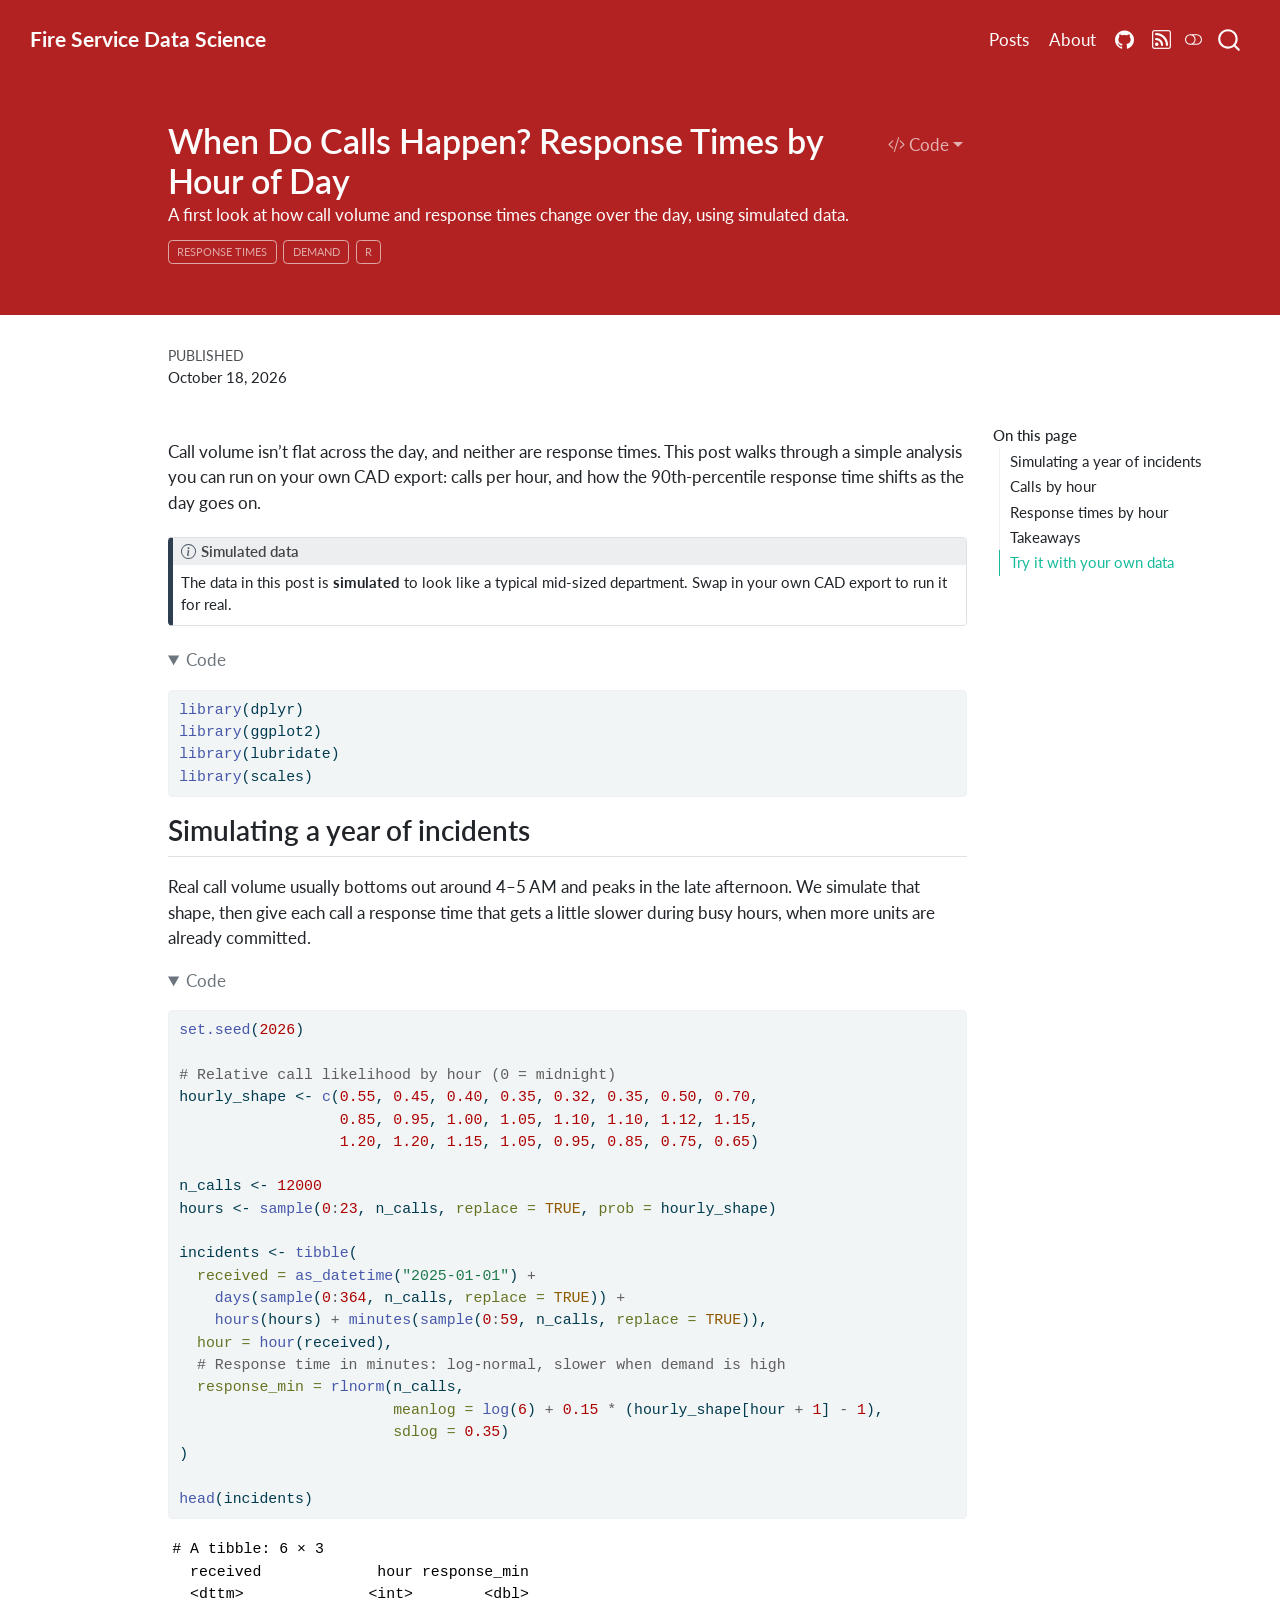
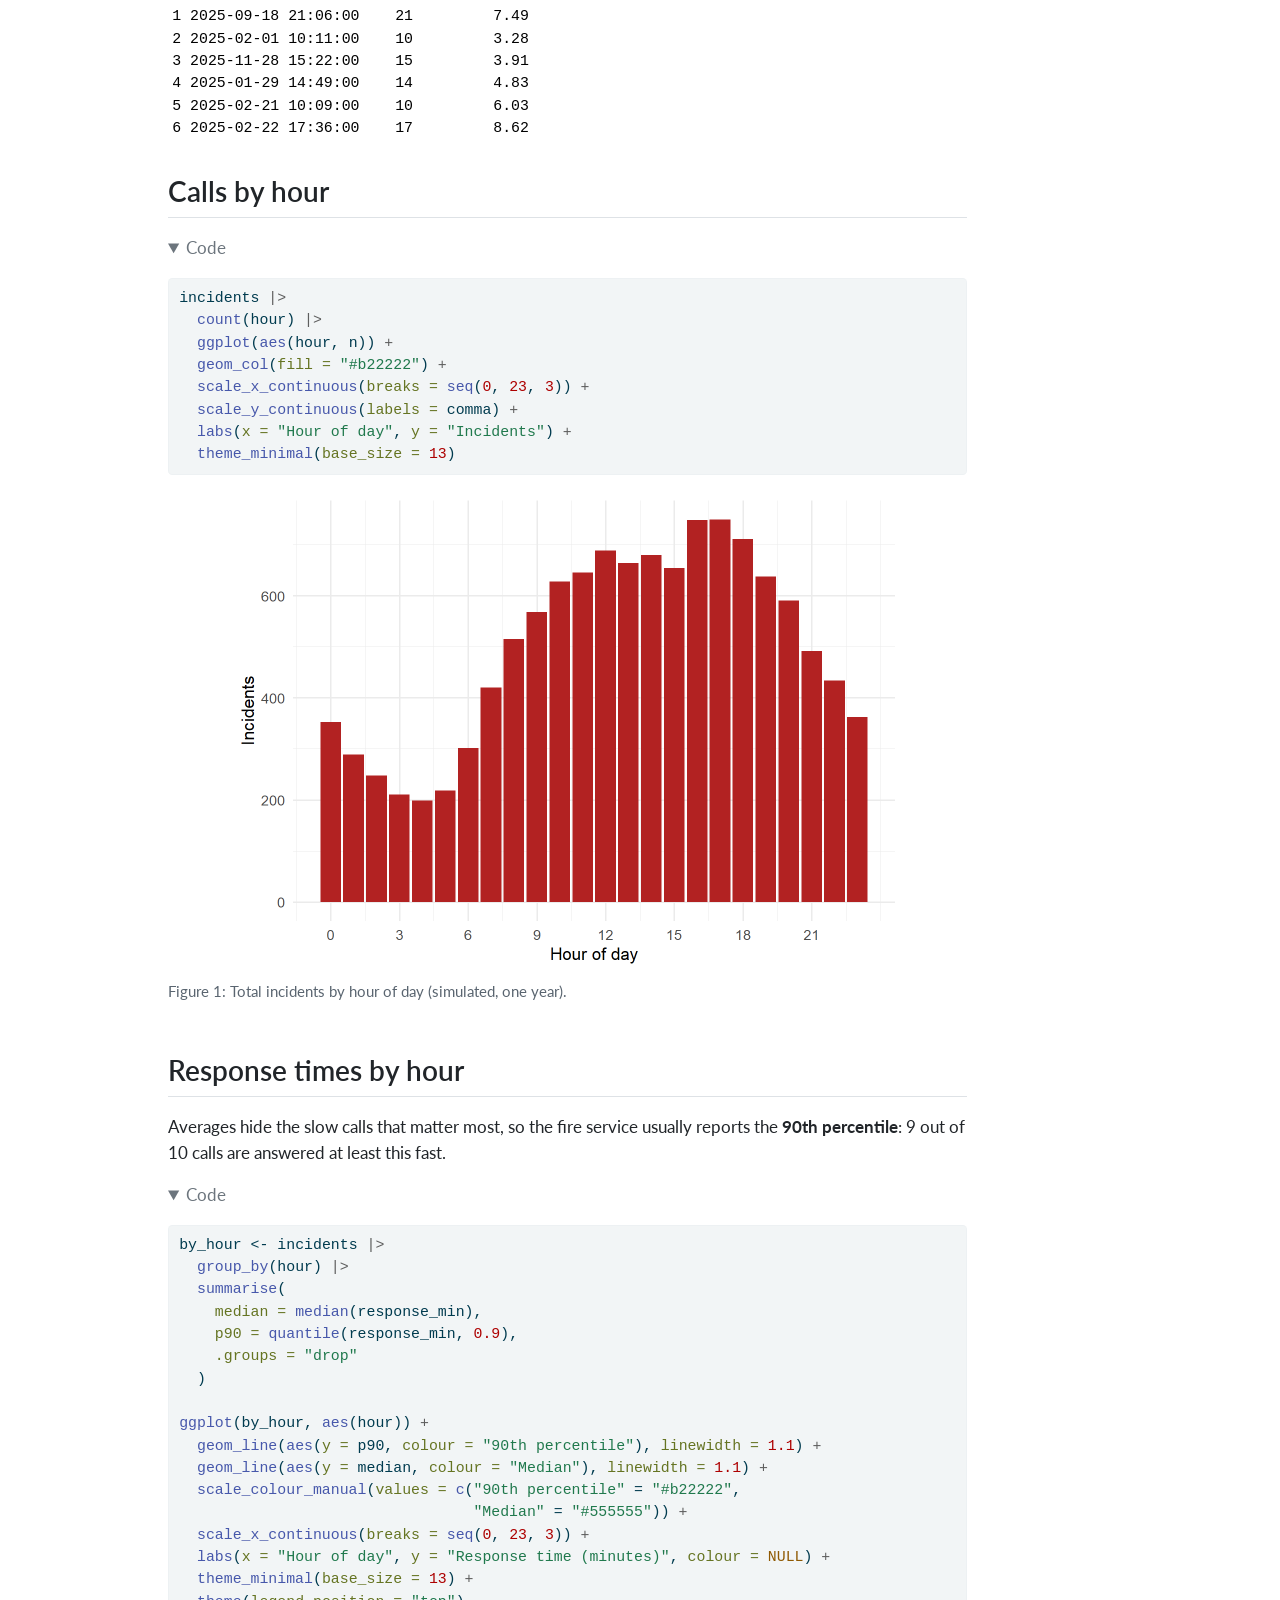
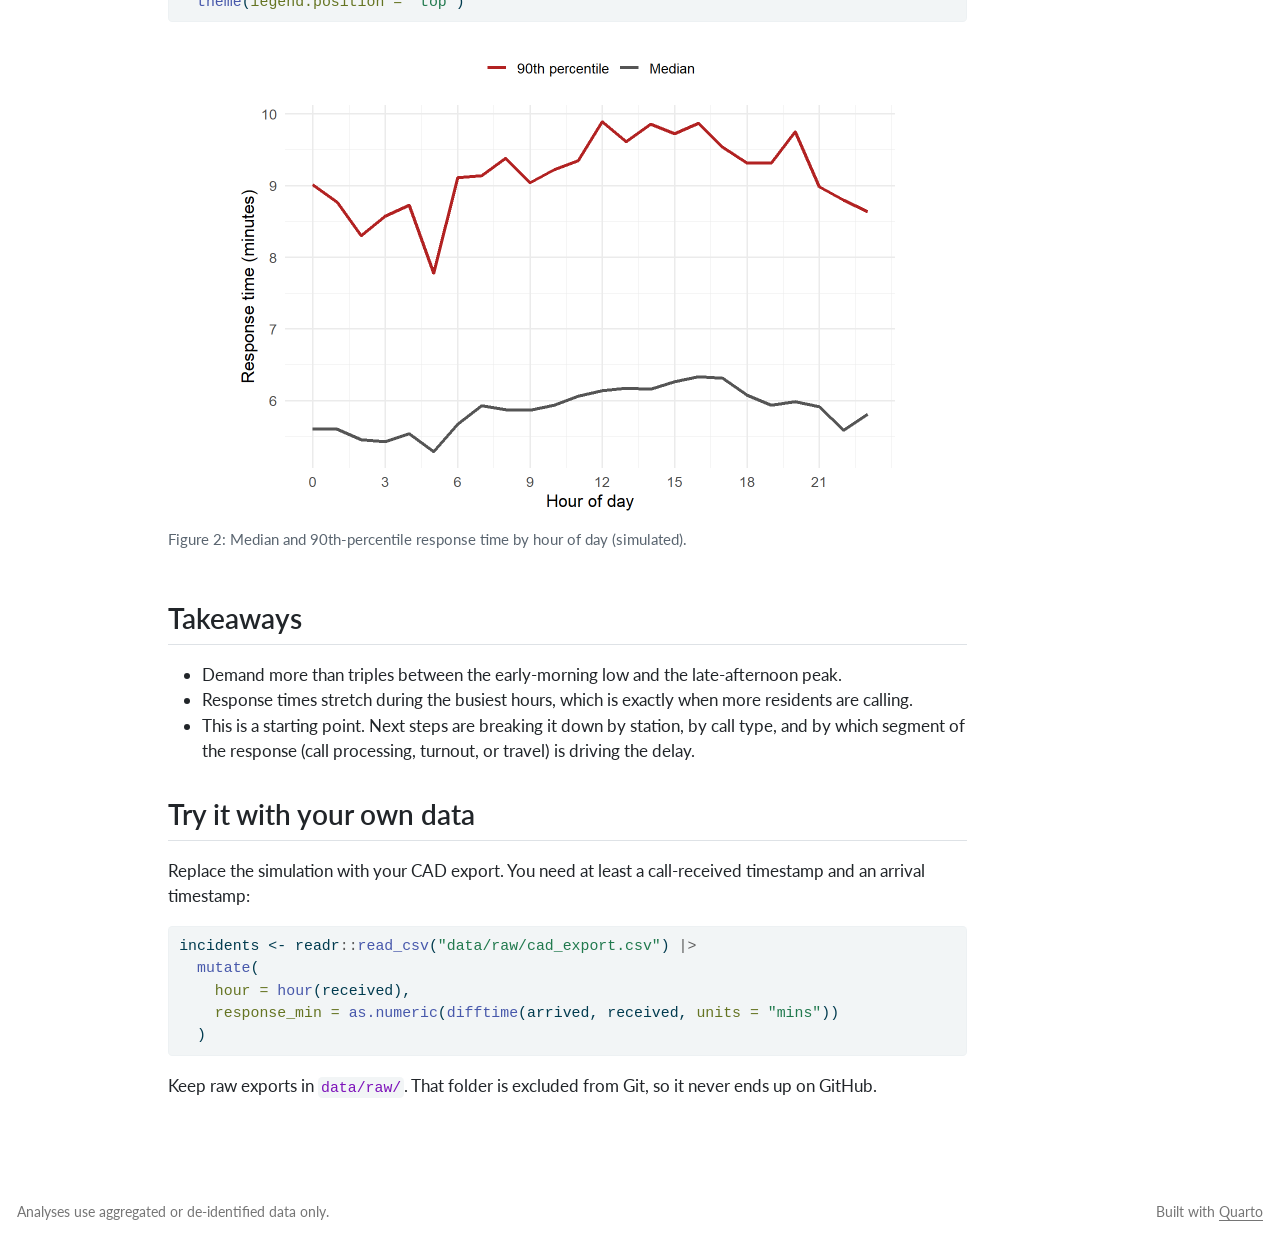
<file: docs/posts/response-times-by-hour/index.html>
<!DOCTYPE html>
<html xmlns="http://www.w3.org/1999/xhtml" lang="en" xml:lang="en"><head>

<meta charset="utf-8">
<meta name="generator" content="quarto-1.10.19">

<meta name="viewport" content="width=device-width, initial-scale=1.0, user-scalable=yes">

<meta name="dcterms.date" content="2026-10-18">
<meta name="description" content="A first look at how call volume and response times change over the day, using simulated data.">

<title>When Do Calls Happen? Response Times by Hour of Day – Fire Service Data Science</title>
<style>
/* Default styles provided by pandoc.
** See https://pandoc.org/MANUAL.html#variables-for-html for config info.
*/
span.smallcaps{font-variant: small-caps;}
div.columns{display: flex; gap: 1.5em;}
div.column{flex: auto;}
@media screen {
div.columns{gap: min(4vw, 1.5em);}
div.column{overflow-x: auto;}
}
div.hanging-indent{margin-left: 1.5em; text-indent: -1.5em;}
ul.task-list{list-style: none;}
ul.task-list li input[type="checkbox"] {
  width: 0.8em;
  margin: 0 0.8em 0.2em -1em; /* quarto-specific, see https://github.com/quarto-dev/quarto-cli/issues/4556 */ 
  vertical-align: middle;
}
/* CSS for syntax highlighting */
html { -webkit-text-size-adjust: 100%; }
pre > code.sourceCode { white-space: pre; position: relative; }
pre > code.sourceCode > span { display: inline-block; line-height: 1.25; }
pre > code.sourceCode > span:empty { height: 1.2em; }
.sourceCode { overflow: visible; }
code.sourceCode > span { color: inherit; text-decoration: inherit; }
div.sourceCode { margin: 1em 0; }
pre.sourceCode { margin: 0; }
@media screen {
div.sourceCode { overflow: auto; }
}
@media print {
pre > code.sourceCode { white-space: pre-wrap; }
pre > code.sourceCode > span { text-indent: -5em; padding-left: 5em; }
}
pre.numberSource code
  { counter-reset: source-line 0; }
pre.numberSource code > span
  { position: relative; left: -4em; counter-increment: source-line; }
pre.numberSource code > span > a:first-child::before
  { content: counter(source-line);
    position: relative; left: -1em; text-align: right; vertical-align: baseline;
    border: none; display: inline-block;
    -webkit-touch-callout: none; -webkit-user-select: none;
    -khtml-user-select: none; -moz-user-select: none;
    -ms-user-select: none; user-select: none;
    padding: 0 4px; width: 4em;
  }
pre.numberSource { margin-left: 3em;  padding-left: 4px; }
div.sourceCode
  {   }
@media screen {
pre > code.sourceCode > span > a:first-child::before { text-decoration: underline; }
}
</style>


<script src="../../site_libs/quarto-nav/quarto-nav.js"></script>
<script src="../../site_libs/quarto-nav/headroom.min.js"></script>
<script src="../../site_libs/clipboard/clipboard.min.js"></script>
<script src="../../site_libs/quarto-search/autocomplete.umd.js"></script>
<script src="../../site_libs/quarto-search/fuse.min.js"></script>
<script src="../../site_libs/quarto-search/quarto-search.js"></script>
<meta name="quarto:offset" content="../../">
<script src="../../site_libs/quarto-html/quarto.js" type="module"></script>
<script src="../../site_libs/quarto-html/tabsets/tabsets.js" type="module"></script>
<script src="../../site_libs/quarto-html/popper.min.js"></script>
<script src="../../site_libs/quarto-html/tippy.umd.min.js"></script>
<script src="../../site_libs/quarto-html/anchor.min.js"></script>
<link href="../../site_libs/quarto-html/tippy.css" rel="stylesheet">
<link href="../../site_libs/quarto-html/quarto-syntax-highlighting-bf27225e3a48a9273f3daa8f8e829971.css" rel="stylesheet" class="quarto-color-scheme" id="quarto-text-highlighting-styles">
<link href="../../site_libs/quarto-html/quarto-syntax-highlighting-dark-b626d73c4c936ccc3cb08be7d45d1df6.css" rel="stylesheet" class="quarto-color-scheme quarto-color-alternate" id="quarto-text-highlighting-styles">
<link href="../../site_libs/quarto-html/quarto-syntax-highlighting-bf27225e3a48a9273f3daa8f8e829971.css" rel="stylesheet" class="quarto-color-scheme-extra" id="quarto-text-highlighting-styles">
<script src="../../site_libs/bootstrap/bootstrap.min.js"></script>
<link href="../../site_libs/bootstrap/bootstrap-icons.css" rel="stylesheet">
<link href="../../site_libs/bootstrap/bootstrap-a46ba95a03a83d0d6b82f3c3cbc35e48.min.css" rel="stylesheet" append-hash="true" class="quarto-color-scheme" id="quarto-bootstrap" data-mode="light">
<link href="../../site_libs/bootstrap/bootstrap-dark-f0c8d686baa967a5a5a699149e1a9b92.min.css" rel="stylesheet" append-hash="true" class="quarto-color-scheme quarto-color-alternate" id="quarto-bootstrap" data-mode="dark">
<link href="../../site_libs/bootstrap/bootstrap-a46ba95a03a83d0d6b82f3c3cbc35e48.min.css" rel="stylesheet" append-hash="true" class="quarto-color-scheme-extra" id="quarto-bootstrap" data-mode="light">
<script id="quarto-search-options" type="application/json">{
  "location": "navbar",
  "copy-button": false,
  "collapse-after": 3,
  "panel-placement": "end",
  "type": "overlay",
  "limit": 50,
  "keyboard-shortcut": [
    "f",
    "/",
    "s"
  ],
  "show-item-context": false,
  "language": {
    "search-no-results-text": "No results",
    "search-matching-documents-text": "matching documents",
    "search-copy-link-title": "Copy link to search",
    "search-hide-matches-text": "Hide additional matches",
    "search-more-match-text": "more match in this document",
    "search-more-matches-text": "more matches in this document",
    "search-clear-button-title": "Clear",
    "search-text-placeholder": "",
    "search-detached-cancel-button-title": "Cancel",
    "search-submit-button-title": "Submit",
    "search-label": "Search"
  }
}</script>


</head>

<body class="nav-fixed quarto-light"><script id="quarto-html-before-body" type="application/javascript">
    const toggleBodyColorMode = (bsSheetEl) => {
      const mode = bsSheetEl.getAttribute("data-mode");
      const bodyEl = window.document.querySelector("body");
      if (mode === "dark") {
        bodyEl.classList.add("quarto-dark");
        bodyEl.classList.remove("quarto-light");
      } else {
        bodyEl.classList.add("quarto-light");
        bodyEl.classList.remove("quarto-dark");
      }
    }
    const toggleBodyColorPrimary = () => {
      const bsSheetEl = window.document.querySelector("link#quarto-bootstrap:not([rel=disabled-stylesheet])");
      if (bsSheetEl) {
        toggleBodyColorMode(bsSheetEl);
      }
    }
    const setColorSchemeToggle = (alternate) => {
      const toggles = window.document.querySelectorAll('.quarto-color-scheme-toggle');
      for (let i=0; i < toggles.length; i++) {
        const toggle = toggles[i];
        if (toggle) {
          if (alternate) {
            toggle.classList.add("alternate");
          } else {
            toggle.classList.remove("alternate");
          }
        }
      }
    };
    const toggleColorMode = (alternate) => {
      // Switch the stylesheets
      const primaryStylesheets = window.document.querySelectorAll('link.quarto-color-scheme:not(.quarto-color-alternate)');
      const alternateStylesheets = window.document.querySelectorAll('link.quarto-color-scheme.quarto-color-alternate');
      manageTransitions('#quarto-margin-sidebar .nav-link', false);
      if (alternate) {
        // note: dark is layered on light, we don't disable primary!
        enableStylesheet(alternateStylesheets);
        for (const sheetNode of alternateStylesheets) {
          if (sheetNode.id === "quarto-bootstrap") {
            toggleBodyColorMode(sheetNode);
          }
        }
      } else {
        disableStylesheet(alternateStylesheets);
        enableStylesheet(primaryStylesheets)
        toggleBodyColorPrimary();
      }
      manageTransitions('#quarto-margin-sidebar .nav-link', true);
      // Switch the toggles
      setColorSchemeToggle(alternate)
      // Hack to workaround the fact that safari doesn't
      // properly recolor the scrollbar when toggling (#1455)
      if (navigator.userAgent.indexOf('Safari') > 0 && navigator.userAgent.indexOf('Chrome') == -1) {
        manageTransitions("body", false);
        window.scrollTo(0, 1);
        setTimeout(() => {
          window.scrollTo(0, 0);
          manageTransitions("body", true);
        }, 40);
      }
    }
    const disableStylesheet = (stylesheets) => {
      for (let i=0; i < stylesheets.length; i++) {
        const stylesheet = stylesheets[i];
        stylesheet.rel = 'disabled-stylesheet';
      }
    }
    const enableStylesheet = (stylesheets) => {
      for (let i=0; i < stylesheets.length; i++) {
        const stylesheet = stylesheets[i];
        if(stylesheet.rel !== 'stylesheet') { // for Chrome, which will still FOUC without this check
          stylesheet.rel = 'stylesheet';
        }
      }
    }
    const manageTransitions = (selector, allowTransitions) => {
      const els = window.document.querySelectorAll(selector);
      for (let i=0; i < els.length; i++) {
        const el = els[i];
        if (allowTransitions) {
          el.classList.remove('notransition');
        } else {
          el.classList.add('notransition');
        }
      }
    }
    const isFileUrl = () => {
      return window.location.protocol === 'file:';
    }
    const hasAlternateSentinel = () => {
      let styleSentinel = getColorSchemeSentinel();
      if (styleSentinel !== null) {
        return styleSentinel === "alternate";
      } else {
        return false;
      }
    }
    const setStyleSentinel = (alternate) => {
      const value = alternate ? "alternate" : "default";
      if (!isFileUrl()) {
        window.localStorage.setItem("quarto-color-scheme", value);
      } else {
        localAlternateSentinel = value;
      }
    }
    const getColorSchemeSentinel = () => {
      if (!isFileUrl()) {
        const storageValue = window.localStorage.getItem("quarto-color-scheme");
        return storageValue != null ? storageValue : localAlternateSentinel;
      } else {
        return localAlternateSentinel;
      }
    }
    const toggleGiscusIfUsed = (isAlternate, darkModeDefault) => {
      const baseTheme = document.querySelector('#giscus-base-theme')?.value ?? 'light';
      const alternateTheme = document.querySelector('#giscus-alt-theme')?.value ?? 'dark';
      let newTheme = '';
      if(authorPrefersDark) {
        newTheme = isAlternate ? baseTheme : alternateTheme;
      } else {
        newTheme = isAlternate ? alternateTheme : baseTheme;
      }
      const changeGiscusTheme = () => {
        // From: https://github.com/giscus/giscus/issues/336
        const sendMessage = (message) => {
          const iframe = document.querySelector('iframe.giscus-frame');
          if (!iframe) return;
          iframe.contentWindow.postMessage({ giscus: message }, 'https://giscus.app');
        }
        sendMessage({
          setConfig: {
            theme: newTheme
          }
        });
      }
      const isGiscussLoaded = window.document.querySelector('iframe.giscus-frame') !== null;
      if (isGiscussLoaded) {
        changeGiscusTheme();
      }
    };
    const authorPrefersDark = false;
    const darkModeDefault = authorPrefersDark;
      document.querySelector('link#quarto-text-highlighting-styles.quarto-color-scheme-extra').rel = 'disabled-stylesheet';
      document.querySelector('link#quarto-bootstrap.quarto-color-scheme-extra').rel = 'disabled-stylesheet';
    let localAlternateSentinel = darkModeDefault ? 'alternate' : 'default';
    // Dark / light mode switch
    window.quartoToggleColorScheme = () => {
      // Read the current dark / light value
      let toAlternate = !hasAlternateSentinel();
      toggleColorMode(toAlternate);
      setStyleSentinel(toAlternate);
      toggleGiscusIfUsed(toAlternate, darkModeDefault);
      window.dispatchEvent(new Event('resize'));
    };
    // Switch to dark mode if need be
    if (hasAlternateSentinel()) {
      toggleColorMode(true);
    } else {
      toggleColorMode(false);
    }
  </script>

<div id="quarto-search-results"></div>
  <header id="quarto-header" class="headroom fixed-top quarto-banner">
    <nav class="navbar navbar-expand-lg " data-bs-theme="dark">
      <div class="navbar-container container-fluid">
      <div class="navbar-brand-container mx-auto">
    <a class="navbar-brand" href="../../index.html">
    <span class="navbar-title">Fire Service Data Science</span>
    </a>
  </div>
            <div id="quarto-search" class="" title="Search"></div>
          <button class="navbar-toggler" type="button" data-bs-toggle="collapse" data-bs-target="#navbarCollapse" aria-controls="navbarCollapse" role="menu" aria-expanded="false" aria-label="Toggle navigation" onclick="if (window.quartoToggleHeadroom) { window.quartoToggleHeadroom(); }">
  <span class="navbar-toggler-icon"></span>
</button>
          <div class="collapse navbar-collapse" id="navbarCollapse">
            <ul class="navbar-nav navbar-nav-scroll ms-auto">
  <li class="nav-item">
    <a class="nav-link" href="../../index.html"> 
<span class="menu-text">Posts</span></a>
  </li>  
  <li class="nav-item">
    <a class="nav-link" href="../../about.html"> 
<span class="menu-text">About</span></a>
  </li>  
  <li class="nav-item compact">
    <a class="nav-link" href="https://github.com/Titofire/fire-data-science-blog"> <i class="bi bi-github" role="img">
</i> 
<span class="menu-text"></span></a>
  </li>  
  <li class="nav-item compact">
    <a class="nav-link" href="../../index.xml"> <i class="bi bi-rss" role="img">
</i> 
<span class="menu-text"></span></a>
  </li>  
</ul>
          </div> <!-- /navcollapse -->
            <div class="quarto-navbar-tools">
  <a href="" class="quarto-color-scheme-toggle quarto-navigation-tool  px-1" onclick="window.quartoToggleColorScheme(); return false;" title="Toggle dark mode"><i class="bi"></i></a>
</div>
      </div> <!-- /container-fluid -->
    </nav>
</header>
<!-- content -->
<header id="title-block-header" class="quarto-title-block default page-columns page-full">
  <div class="quarto-title-banner page-columns page-full">
    <div class="quarto-title column-body">
      <div class="quarto-title-block"><div><h1 class="title">When Do Calls Happen? Response Times by Hour of Day</h1><button type="button" class="btn code-tools-button dropdown-toggle" id="quarto-code-tools-menu" data-bs-toggle="dropdown" aria-expanded="false"><i class="bi"></i> Code</button><ul class="dropdown-menu dropdown-menu-end" aria-labelelledby="quarto-code-tools-menu"><li><a id="quarto-show-all-code" class="dropdown-item" href="javascript:void(0)" role="button">Show All Code</a></li><li><a id="quarto-hide-all-code" class="dropdown-item" href="javascript:void(0)" role="button">Hide All Code</a></li><li><hr class="dropdown-divider"></li><li><a id="quarto-view-source" class="dropdown-item" href="javascript:void(0)" role="button">View Source</a></li></ul></div></div>
                  <div>
        <div class="description">
          A first look at how call volume and response times change over the day, using simulated data.
        </div>
      </div>
                          <div class="quarto-categories">
                <div class="quarto-category">response times</div>
                <div class="quarto-category">demand</div>
                <div class="quarto-category">R</div>
              </div>
                  </div>
  </div>
    
  
  <div class="quarto-title-meta">

      
      <div>
      <div class="quarto-title-meta-heading">Published</div>
      <div class="quarto-title-meta-contents">
        <p class="date">October 18, 2026</p>
      </div>
    </div>
    
      
    </div>
    
  
  </header><div id="quarto-content" class="quarto-container page-columns page-rows-contents page-layout-article page-navbar">
<!-- sidebar -->
<!-- margin-sidebar -->
    <div id="quarto-margin-sidebar" class="sidebar margin-sidebar">
        <nav id="TOC" role="doc-toc" class="toc-active">
    <h2 id="toc-title">On this page</h2>
   
  <ul>
  <li><a href="#simulating-a-year-of-incidents" id="toc-simulating-a-year-of-incidents" class="nav-link active" data-scroll-target="#simulating-a-year-of-incidents">Simulating a year of incidents</a></li>
  <li><a href="#calls-by-hour" id="toc-calls-by-hour" class="nav-link" data-scroll-target="#calls-by-hour">Calls by hour</a></li>
  <li><a href="#response-times-by-hour" id="toc-response-times-by-hour" class="nav-link" data-scroll-target="#response-times-by-hour">Response times by hour</a></li>
  <li><a href="#takeaways" id="toc-takeaways" class="nav-link" data-scroll-target="#takeaways">Takeaways</a></li>
  <li><a href="#try-it-with-your-own-data" id="toc-try-it-with-your-own-data" class="nav-link" data-scroll-target="#try-it-with-your-own-data">Try it with your own data</a></li>
  </ul>
</nav>
    </div>
<!-- main -->
<main class="content quarto-banner-title-block" id="quarto-document-content">






<p>Call volume isn’t flat across the day, and neither are response times. This post walks through a simple analysis you can run on your own CAD export: calls per hour, and how the 90th-percentile response time shifts as the day goes on.</p>
<div class="callout callout-style-default callout-note callout-titled">
<div class="callout-header d-flex align-content-center">
<div class="callout-icon-container">
<i class="callout-icon"></i>
</div>
<div class="callout-title-container flex-fill">
<span class="screen-reader-only">Note</span>Simulated data
</div>
</div>
<div class="callout-body-container callout-body">
<p>The data in this post is <strong>simulated</strong> to look like a typical mid-sized department. Swap in your own CAD export to run it for real.</p>
</div>
</div>
<div class="cell">
<details open="" class="code-fold">
<summary>Code</summary>
<div class="code-copy-outer-scaffold"><div class="sourceCode cell-code" id="cb1"><pre class="sourceCode r code-with-copy"><code class="sourceCode r"><span id="cb1-1"><a href="#cb1-1" aria-hidden="true" tabindex="-1"></a><span class="fu">library</span>(dplyr)</span>
<span id="cb1-2"><a href="#cb1-2" aria-hidden="true" tabindex="-1"></a><span class="fu">library</span>(ggplot2)</span>
<span id="cb1-3"><a href="#cb1-3" aria-hidden="true" tabindex="-1"></a><span class="fu">library</span>(lubridate)</span>
<span id="cb1-4"><a href="#cb1-4" aria-hidden="true" tabindex="-1"></a><span class="fu">library</span>(scales)</span></code></pre></div><button title="Copy to Clipboard" class="code-copy-button"><i class="bi"></i></button></div>
</details>
</div>
<section id="simulating-a-year-of-incidents" class="level2">
<h2 class="anchored" data-anchor-id="simulating-a-year-of-incidents">Simulating a year of incidents</h2>
<p>Real call volume usually bottoms out around 4–5 AM and peaks in the late afternoon. We simulate that shape, then give each call a response time that gets a little slower during busy hours, when more units are already committed.</p>
<div class="cell">
<details open="" class="code-fold">
<summary>Code</summary>
<div class="code-copy-outer-scaffold"><div class="sourceCode cell-code" id="cb2"><pre class="sourceCode r code-with-copy"><code class="sourceCode r"><span id="cb2-1"><a href="#cb2-1" aria-hidden="true" tabindex="-1"></a><span class="fu">set.seed</span>(<span class="dv">2026</span>)</span>
<span id="cb2-2"><a href="#cb2-2" aria-hidden="true" tabindex="-1"></a></span>
<span id="cb2-3"><a href="#cb2-3" aria-hidden="true" tabindex="-1"></a><span class="co"># Relative call likelihood by hour (0 = midnight)</span></span>
<span id="cb2-4"><a href="#cb2-4" aria-hidden="true" tabindex="-1"></a>hourly_shape <span class="ot">&lt;-</span> <span class="fu">c</span>(<span class="fl">0.55</span>, <span class="fl">0.45</span>, <span class="fl">0.40</span>, <span class="fl">0.35</span>, <span class="fl">0.32</span>, <span class="fl">0.35</span>, <span class="fl">0.50</span>, <span class="fl">0.70</span>,</span>
<span id="cb2-5"><a href="#cb2-5" aria-hidden="true" tabindex="-1"></a>                  <span class="fl">0.85</span>, <span class="fl">0.95</span>, <span class="fl">1.00</span>, <span class="fl">1.05</span>, <span class="fl">1.10</span>, <span class="fl">1.10</span>, <span class="fl">1.12</span>, <span class="fl">1.15</span>,</span>
<span id="cb2-6"><a href="#cb2-6" aria-hidden="true" tabindex="-1"></a>                  <span class="fl">1.20</span>, <span class="fl">1.20</span>, <span class="fl">1.15</span>, <span class="fl">1.05</span>, <span class="fl">0.95</span>, <span class="fl">0.85</span>, <span class="fl">0.75</span>, <span class="fl">0.65</span>)</span>
<span id="cb2-7"><a href="#cb2-7" aria-hidden="true" tabindex="-1"></a></span>
<span id="cb2-8"><a href="#cb2-8" aria-hidden="true" tabindex="-1"></a>n_calls <span class="ot">&lt;-</span> <span class="dv">12000</span></span>
<span id="cb2-9"><a href="#cb2-9" aria-hidden="true" tabindex="-1"></a>hours <span class="ot">&lt;-</span> <span class="fu">sample</span>(<span class="dv">0</span><span class="sc">:</span><span class="dv">23</span>, n_calls, <span class="at">replace =</span> <span class="cn">TRUE</span>, <span class="at">prob =</span> hourly_shape)</span>
<span id="cb2-10"><a href="#cb2-10" aria-hidden="true" tabindex="-1"></a></span>
<span id="cb2-11"><a href="#cb2-11" aria-hidden="true" tabindex="-1"></a>incidents <span class="ot">&lt;-</span> <span class="fu">tibble</span>(</span>
<span id="cb2-12"><a href="#cb2-12" aria-hidden="true" tabindex="-1"></a>  <span class="at">received =</span> <span class="fu">as_datetime</span>(<span class="st">"2025-01-01"</span>) <span class="sc">+</span></span>
<span id="cb2-13"><a href="#cb2-13" aria-hidden="true" tabindex="-1"></a>    <span class="fu">days</span>(<span class="fu">sample</span>(<span class="dv">0</span><span class="sc">:</span><span class="dv">364</span>, n_calls, <span class="at">replace =</span> <span class="cn">TRUE</span>)) <span class="sc">+</span></span>
<span id="cb2-14"><a href="#cb2-14" aria-hidden="true" tabindex="-1"></a>    <span class="fu">hours</span>(hours) <span class="sc">+</span> <span class="fu">minutes</span>(<span class="fu">sample</span>(<span class="dv">0</span><span class="sc">:</span><span class="dv">59</span>, n_calls, <span class="at">replace =</span> <span class="cn">TRUE</span>)),</span>
<span id="cb2-15"><a href="#cb2-15" aria-hidden="true" tabindex="-1"></a>  <span class="at">hour =</span> <span class="fu">hour</span>(received),</span>
<span id="cb2-16"><a href="#cb2-16" aria-hidden="true" tabindex="-1"></a>  <span class="co"># Response time in minutes: log-normal, slower when demand is high</span></span>
<span id="cb2-17"><a href="#cb2-17" aria-hidden="true" tabindex="-1"></a>  <span class="at">response_min =</span> <span class="fu">rlnorm</span>(n_calls,</span>
<span id="cb2-18"><a href="#cb2-18" aria-hidden="true" tabindex="-1"></a>                        <span class="at">meanlog =</span> <span class="fu">log</span>(<span class="dv">6</span>) <span class="sc">+</span> <span class="fl">0.15</span> <span class="sc">*</span> (hourly_shape[hour <span class="sc">+</span> <span class="dv">1</span>] <span class="sc">-</span> <span class="dv">1</span>),</span>
<span id="cb2-19"><a href="#cb2-19" aria-hidden="true" tabindex="-1"></a>                        <span class="at">sdlog =</span> <span class="fl">0.35</span>)</span>
<span id="cb2-20"><a href="#cb2-20" aria-hidden="true" tabindex="-1"></a>)</span>
<span id="cb2-21"><a href="#cb2-21" aria-hidden="true" tabindex="-1"></a></span>
<span id="cb2-22"><a href="#cb2-22" aria-hidden="true" tabindex="-1"></a><span class="fu">head</span>(incidents)</span></code></pre></div><button title="Copy to Clipboard" class="code-copy-button"><i class="bi"></i></button></div>
</details>
<div class="cell-output cell-output-stdout">
<pre><code># A tibble: 6 × 3
  received             hour response_min
  &lt;dttm&gt;              &lt;int&gt;        &lt;dbl&gt;
1 2025-09-18 21:06:00    21         7.49
2 2025-02-01 10:11:00    10         3.28
3 2025-11-28 15:22:00    15         3.91
4 2025-01-29 14:49:00    14         4.83
5 2025-02-21 10:09:00    10         6.03
6 2025-02-22 17:36:00    17         8.62</code></pre>
</div>
</div>
</section>
<section id="calls-by-hour" class="level2">
<h2 class="anchored" data-anchor-id="calls-by-hour">Calls by hour</h2>
<div class="cell">
<details open="" class="code-fold">
<summary>Code</summary>
<div class="code-copy-outer-scaffold"><div class="sourceCode cell-code" id="cb4"><pre class="sourceCode r code-with-copy"><code class="sourceCode r"><span id="cb4-1"><a href="#cb4-1" aria-hidden="true" tabindex="-1"></a>incidents <span class="sc">|&gt;</span></span>
<span id="cb4-2"><a href="#cb4-2" aria-hidden="true" tabindex="-1"></a>  <span class="fu">count</span>(hour) <span class="sc">|&gt;</span></span>
<span id="cb4-3"><a href="#cb4-3" aria-hidden="true" tabindex="-1"></a>  <span class="fu">ggplot</span>(<span class="fu">aes</span>(hour, n)) <span class="sc">+</span></span>
<span id="cb4-4"><a href="#cb4-4" aria-hidden="true" tabindex="-1"></a>  <span class="fu">geom_col</span>(<span class="at">fill =</span> <span class="st">"#b22222"</span>) <span class="sc">+</span></span>
<span id="cb4-5"><a href="#cb4-5" aria-hidden="true" tabindex="-1"></a>  <span class="fu">scale_x_continuous</span>(<span class="at">breaks =</span> <span class="fu">seq</span>(<span class="dv">0</span>, <span class="dv">23</span>, <span class="dv">3</span>)) <span class="sc">+</span></span>
<span id="cb4-6"><a href="#cb4-6" aria-hidden="true" tabindex="-1"></a>  <span class="fu">scale_y_continuous</span>(<span class="at">labels =</span> comma) <span class="sc">+</span></span>
<span id="cb4-7"><a href="#cb4-7" aria-hidden="true" tabindex="-1"></a>  <span class="fu">labs</span>(<span class="at">x =</span> <span class="st">"Hour of day"</span>, <span class="at">y =</span> <span class="st">"Incidents"</span>) <span class="sc">+</span></span>
<span id="cb4-8"><a href="#cb4-8" aria-hidden="true" tabindex="-1"></a>  <span class="fu">theme_minimal</span>(<span class="at">base_size =</span> <span class="dv">13</span>)</span></code></pre></div><button title="Copy to Clipboard" class="code-copy-button"><i class="bi"></i></button></div>
</details>
<div class="cell-output-display">
<div id="fig-calls-by-hour" class="quarto-float quarto-figure quarto-figure-center anchored">
<figure class="quarto-float quarto-float-fig figure">
<div aria-describedby="fig-calls-by-hour-caption-0ceaefa1-69ba-4598-a22c-09a6ac19f8ca">
<img src="index_files/figure-html/fig-calls-by-hour-1.png" class="img-fluid figure-img" width="672">
</div>
<figcaption class="quarto-float-caption-bottom quarto-float-caption quarto-float-fig" id="fig-calls-by-hour-caption-0ceaefa1-69ba-4598-a22c-09a6ac19f8ca">
Figure&nbsp;1: Total incidents by hour of day (simulated, one year).
</figcaption>
</figure>
</div>
</div>
</div>
</section>
<section id="response-times-by-hour" class="level2">
<h2 class="anchored" data-anchor-id="response-times-by-hour">Response times by hour</h2>
<p>Averages hide the slow calls that matter most, so the fire service usually reports the <strong>90th percentile</strong>: 9 out of 10 calls are answered at least this fast.</p>
<div class="cell">
<details open="" class="code-fold">
<summary>Code</summary>
<div class="code-copy-outer-scaffold"><div class="sourceCode cell-code" id="cb5"><pre class="sourceCode r code-with-copy"><code class="sourceCode r"><span id="cb5-1"><a href="#cb5-1" aria-hidden="true" tabindex="-1"></a>by_hour <span class="ot">&lt;-</span> incidents <span class="sc">|&gt;</span></span>
<span id="cb5-2"><a href="#cb5-2" aria-hidden="true" tabindex="-1"></a>  <span class="fu">group_by</span>(hour) <span class="sc">|&gt;</span></span>
<span id="cb5-3"><a href="#cb5-3" aria-hidden="true" tabindex="-1"></a>  <span class="fu">summarise</span>(</span>
<span id="cb5-4"><a href="#cb5-4" aria-hidden="true" tabindex="-1"></a>    <span class="at">median =</span> <span class="fu">median</span>(response_min),</span>
<span id="cb5-5"><a href="#cb5-5" aria-hidden="true" tabindex="-1"></a>    <span class="at">p90 =</span> <span class="fu">quantile</span>(response_min, <span class="fl">0.9</span>),</span>
<span id="cb5-6"><a href="#cb5-6" aria-hidden="true" tabindex="-1"></a>    <span class="at">.groups =</span> <span class="st">"drop"</span></span>
<span id="cb5-7"><a href="#cb5-7" aria-hidden="true" tabindex="-1"></a>  )</span>
<span id="cb5-8"><a href="#cb5-8" aria-hidden="true" tabindex="-1"></a></span>
<span id="cb5-9"><a href="#cb5-9" aria-hidden="true" tabindex="-1"></a><span class="fu">ggplot</span>(by_hour, <span class="fu">aes</span>(hour)) <span class="sc">+</span></span>
<span id="cb5-10"><a href="#cb5-10" aria-hidden="true" tabindex="-1"></a>  <span class="fu">geom_line</span>(<span class="fu">aes</span>(<span class="at">y =</span> p90, <span class="at">colour =</span> <span class="st">"90th percentile"</span>), <span class="at">linewidth =</span> <span class="fl">1.1</span>) <span class="sc">+</span></span>
<span id="cb5-11"><a href="#cb5-11" aria-hidden="true" tabindex="-1"></a>  <span class="fu">geom_line</span>(<span class="fu">aes</span>(<span class="at">y =</span> median, <span class="at">colour =</span> <span class="st">"Median"</span>), <span class="at">linewidth =</span> <span class="fl">1.1</span>) <span class="sc">+</span></span>
<span id="cb5-12"><a href="#cb5-12" aria-hidden="true" tabindex="-1"></a>  <span class="fu">scale_colour_manual</span>(<span class="at">values =</span> <span class="fu">c</span>(<span class="st">"90th percentile"</span> <span class="ot">=</span> <span class="st">"#b22222"</span>,</span>
<span id="cb5-13"><a href="#cb5-13" aria-hidden="true" tabindex="-1"></a>                                 <span class="st">"Median"</span> <span class="ot">=</span> <span class="st">"#555555"</span>)) <span class="sc">+</span></span>
<span id="cb5-14"><a href="#cb5-14" aria-hidden="true" tabindex="-1"></a>  <span class="fu">scale_x_continuous</span>(<span class="at">breaks =</span> <span class="fu">seq</span>(<span class="dv">0</span>, <span class="dv">23</span>, <span class="dv">3</span>)) <span class="sc">+</span></span>
<span id="cb5-15"><a href="#cb5-15" aria-hidden="true" tabindex="-1"></a>  <span class="fu">labs</span>(<span class="at">x =</span> <span class="st">"Hour of day"</span>, <span class="at">y =</span> <span class="st">"Response time (minutes)"</span>, <span class="at">colour =</span> <span class="cn">NULL</span>) <span class="sc">+</span></span>
<span id="cb5-16"><a href="#cb5-16" aria-hidden="true" tabindex="-1"></a>  <span class="fu">theme_minimal</span>(<span class="at">base_size =</span> <span class="dv">13</span>) <span class="sc">+</span></span>
<span id="cb5-17"><a href="#cb5-17" aria-hidden="true" tabindex="-1"></a>  <span class="fu">theme</span>(<span class="at">legend.position =</span> <span class="st">"top"</span>)</span></code></pre></div><button title="Copy to Clipboard" class="code-copy-button"><i class="bi"></i></button></div>
</details>
<div class="cell-output-display">
<div id="fig-p90-by-hour" class="quarto-float quarto-figure quarto-figure-center anchored">
<figure class="quarto-float quarto-float-fig figure">
<div aria-describedby="fig-p90-by-hour-caption-0ceaefa1-69ba-4598-a22c-09a6ac19f8ca">
<img src="index_files/figure-html/fig-p90-by-hour-1.png" class="img-fluid figure-img" width="672">
</div>
<figcaption class="quarto-float-caption-bottom quarto-float-caption quarto-float-fig" id="fig-p90-by-hour-caption-0ceaefa1-69ba-4598-a22c-09a6ac19f8ca">
Figure&nbsp;2: Median and 90th-percentile response time by hour of day (simulated).
</figcaption>
</figure>
</div>
</div>
</div>
</section>
<section id="takeaways" class="level2">
<h2 class="anchored" data-anchor-id="takeaways">Takeaways</h2>
<ul>
<li>Demand more than triples between the early-morning low and the late-afternoon peak.</li>
<li>Response times stretch during the busiest hours, which is exactly when more residents are calling.</li>
<li>This is a starting point. Next steps are breaking it down by station, by call type, and by which segment of the response (call processing, turnout, or travel) is driving the delay.</li>
</ul>
</section>
<section id="try-it-with-your-own-data" class="level2">
<h2 class="anchored" data-anchor-id="try-it-with-your-own-data">Try it with your own data</h2>
<p>Replace the simulation with your CAD export. You need at least a call-received timestamp and an arrival timestamp:</p>
<div class="code-copy-outer-scaffold"><div class="sourceCode" id="cb6"><pre class="sourceCode r code-with-copy"><code class="sourceCode r"><span id="cb6-1"><a href="#cb6-1" aria-hidden="true" tabindex="-1"></a>incidents <span class="ot">&lt;-</span> readr<span class="sc">::</span><span class="fu">read_csv</span>(<span class="st">"data/raw/cad_export.csv"</span>) <span class="sc">|&gt;</span></span>
<span id="cb6-2"><a href="#cb6-2" aria-hidden="true" tabindex="-1"></a>  <span class="fu">mutate</span>(</span>
<span id="cb6-3"><a href="#cb6-3" aria-hidden="true" tabindex="-1"></a>    <span class="at">hour =</span> <span class="fu">hour</span>(received),</span>
<span id="cb6-4"><a href="#cb6-4" aria-hidden="true" tabindex="-1"></a>    <span class="at">response_min =</span> <span class="fu">as.numeric</span>(<span class="fu">difftime</span>(arrived, received, <span class="at">units =</span> <span class="st">"mins"</span>))</span>
<span id="cb6-5"><a href="#cb6-5" aria-hidden="true" tabindex="-1"></a>  )</span></code></pre></div><button title="Copy to Clipboard" class="code-copy-button"><i class="bi"></i></button></div>
<p>Keep raw exports in <code>data/raw/</code>. That folder is excluded from Git, so it never ends up on GitHub.</p>


<!-- -->

</section>

</main> <!-- /main -->
<script id="quarto-html-after-body" type="application/javascript">
  window.document.addEventListener("DOMContentLoaded", function (event) {
    // Ensure there is a toggle, if there isn't float one in the top right
    if (window.document.querySelector('.quarto-color-scheme-toggle') === null) {
      const a = window.document.createElement('a');
      a.classList.add('top-right');
      a.classList.add('quarto-color-scheme-toggle');
      a.href = "";
      a.onclick = function() { try { window.quartoToggleColorScheme(); } catch {} return false; };
      const i = window.document.createElement("i");
      i.classList.add('bi');
      a.appendChild(i);
      window.document.body.appendChild(a);
    }
    setColorSchemeToggle(hasAlternateSentinel())
    const icon = "";
    const anchorJS = new window.AnchorJS();
    anchorJS.options = {
      placement: 'right',
      icon: icon
    };
    anchorJS.add('.anchored');
    const isCodeAnnotation = (el) => {
      for (const clz of el.classList) {
        if (clz.startsWith('code-annotation-')) {                     
          return true;
        }
      }
      return false;
    }
    const onCopySuccess = function(e) {
      // button target
      const button = e.trigger;
      // don't keep focus
      button.blur();
      // flash "checked"
      button.classList.add('code-copy-button-checked');
      var currentTitle = button.getAttribute("title");
      button.setAttribute("title", "Copied!");
      let tooltip;
      if (window.bootstrap) {
        button.setAttribute("data-bs-toggle", "tooltip");
        button.setAttribute("data-bs-placement", "left");
        button.setAttribute("data-bs-title", "Copied!");
        tooltip = new bootstrap.Tooltip(button, 
          { trigger: "manual", 
            customClass: "code-copy-button-tooltip",
            offset: [0, -8]});
        tooltip.show();    
      }
      setTimeout(function() {
        if (tooltip) {
          tooltip.hide();
          button.removeAttribute("data-bs-title");
          button.removeAttribute("data-bs-toggle");
          button.removeAttribute("data-bs-placement");
        }
        button.setAttribute("title", currentTitle);
        button.classList.remove('code-copy-button-checked');
      }, 1000);
      // clear code selection
      e.clearSelection();
    }
    const getTextToCopy = function(trigger) {
      const outerScaffold = trigger.parentElement.cloneNode(true);
      const codeEl = outerScaffold.querySelector('code');
      for (const childEl of codeEl.children) {
        if (isCodeAnnotation(childEl)) {
          childEl.remove();
        }
      }
      return codeEl.innerText;
    }
    const clipboard = new window.ClipboardJS('.code-copy-button:not([data-in-quarto-modal])', {
      text: getTextToCopy
    });
    clipboard.on('success', onCopySuccess);
    if (window.document.getElementById('quarto-embedded-source-code-modal')) {
      const clipboardModal = new window.ClipboardJS('.code-copy-button[data-in-quarto-modal]', {
        text: getTextToCopy,
        container: window.document.getElementById('quarto-embedded-source-code-modal')
      });
      clipboardModal.on('success', onCopySuccess);
    }
    const viewSource = window.document.getElementById('quarto-view-source') ||
                       window.document.getElementById('quarto-code-tools-source');
    if (viewSource) {
      const sourceUrl = viewSource.getAttribute("data-quarto-source-url");
      viewSource.addEventListener("click", function(e) {
        if (sourceUrl) {
          // rstudio viewer pane
          if (/\bcapabilities=\b/.test(window.location)) {
            window.open(sourceUrl);
          } else {
            window.location.href = sourceUrl;
          }
        } else {
          const modal = new bootstrap.Modal(document.getElementById('quarto-embedded-source-code-modal'));
          modal.show();
        }
        return false;
      });
    }
    function toggleCodeHandler(show) {
      return function(e) {
        const cellDetails = window.document.querySelectorAll(".cell details.code-fold");
        for (let i=0; i<cellDetails.length; i++) {
          const details = cellDetails[i];
          if (show) {
            details.open = true;
          } else {
            details.removeAttribute("open");
          }
        }
        const cellCodeDivs = window.document.querySelectorAll(".cell div.sourceCode.cell-code");
        const fromCls = show ? "hidden" : "unhidden";
        const toCls = show ? "unhidden" : "hidden";
        for (let i=0; i<cellCodeDivs.length; i++) {
          const codeDiv = cellCodeDivs[i];
          if (codeDiv.classList.contains(fromCls)) {
            codeDiv.classList.remove(fromCls);
            codeDiv.classList.add(toCls);
          } 
        }
        return false;
      }
    }
    const hideAllCode = window.document.getElementById("quarto-hide-all-code");
    if (hideAllCode) {
      hideAllCode.addEventListener("click", toggleCodeHandler(false));
    }
    const showAllCode = window.document.getElementById("quarto-show-all-code");
    if (showAllCode) {
      showAllCode.addEventListener("click", toggleCodeHandler(true));
    }
      var localhostRegex = new RegExp(/^(?:http|https):\/\/localhost\:?[0-9]*\//);
      var mailtoRegex = new RegExp(/^mailto:/);
        var filterRegex = new RegExp("https:\/\/titofire\.github\.io\/fire-data-science-blog\/");
      var isInternal = (href) => {
          return filterRegex.test(href) || localhostRegex.test(href) || mailtoRegex.test(href);
      }
      // Inspect non-navigation links and adorn them if external
     var links = window.document.querySelectorAll('a[href]:not(.nav-link):not(.navbar-brand):not(.toc-action):not(.sidebar-link):not(.sidebar-item-toggle):not(.pagination-link):not(.no-external):not([aria-hidden]):not(.dropdown-item):not(.quarto-navigation-tool):not(.about-link)');
      for (var i=0; i<links.length; i++) {
        const link = links[i];
        if (!isInternal(link.href)) {
          // undo the damage that might have been done by quarto-nav.js in the case of
          // links that we want to consider external
          if (link.dataset.originalHref !== undefined) {
            link.href = link.dataset.originalHref;
          }
        }
      }
    function tippyHover(el, contentFn, onTriggerFn, onUntriggerFn) {
      const config = {
        allowHTML: true,
        maxWidth: 500,
        delay: 100,
        arrow: false,
        appendTo: function(el) {
            return el.parentElement;
        },
        interactive: true,
        interactiveBorder: 10,
        theme: 'quarto',
        placement: 'bottom-start',
      };
      if (contentFn) {
        config.content = contentFn;
      }
      if (onTriggerFn) {
        config.onTrigger = onTriggerFn;
      }
      if (onUntriggerFn) {
        config.onUntrigger = onUntriggerFn;
      }
      window.tippy(el, config); 
    }
    const noterefs = window.document.querySelectorAll('a[role="doc-noteref"]');
    for (var i=0; i<noterefs.length; i++) {
      const ref = noterefs[i];
      tippyHover(ref, function() {
        // use id or data attribute instead here
        let href = ref.getAttribute('data-footnote-href') || ref.getAttribute('href');
        try { href = new URL(href).hash; } catch {}
        const id = href.replace(/^#\/?/, "");
        const note = window.document.getElementById(id);
        if (note) {
          return note.innerHTML;
        } else {
          return "";
        }
      });
    }
    const xrefs = window.document.querySelectorAll('a.quarto-xref');
    const processXRef = (id, note) => {
      // Strip column container classes
      const stripColumnClz = (el) => {
        el.classList.remove("page-full", "page-columns");
        if (el.children) {
          for (const child of el.children) {
            stripColumnClz(child);
          }
        }
      }
      stripColumnClz(note)
      if (id === null || id.startsWith('sec-')) {
        // Special case sections, only their first couple elements
        const container = document.createElement("div");
        if (note.children && note.children.length > 2) {
          container.appendChild(note.children[0].cloneNode(true));
          for (let i = 1; i < note.children.length; i++) {
            const child = note.children[i];
            if (child.tagName === "P" && child.innerText === "") {
              continue;
            } else {
              container.appendChild(child.cloneNode(true));
              break;
            }
          }
          if (window.Quarto?.typesetMath) {
            window.Quarto.typesetMath(container);
          }
          return container.innerHTML
        } else {
          if (window.Quarto?.typesetMath) {
            window.Quarto.typesetMath(note);
          }
          return note.innerHTML;
        }
      } else {
        // Remove any anchor links if they are present
        const anchorLink = note.querySelector('a.anchorjs-link');
        if (anchorLink) {
          anchorLink.remove();
        }
        if (window.Quarto?.typesetMath) {
          window.Quarto.typesetMath(note);
        }
        if (note.classList.contains("callout")) {
          return note.outerHTML;
        } else {
          return note.innerHTML;
        }
      }
    }
    for (var i=0; i<xrefs.length; i++) {
      const xref = xrefs[i];
      tippyHover(xref, undefined, function(instance) {
        instance.disable();
        let url = xref.getAttribute('href');
        let hash = undefined; 
        if (url.startsWith('#')) {
          hash = url;
        } else {
          try { hash = new URL(url).hash; } catch {}
        }
        if (hash) {
          const id = hash.replace(/^#\/?/, "");
          const note = window.document.getElementById(id);
          if (note !== null) {
            try {
              const html = processXRef(id, note.cloneNode(true));
              instance.setContent(html);
            } finally {
              instance.enable();
              instance.show();
            }
          } else {
            // See if we can fetch this
            fetch(url.split('#')[0])
            .then(res => res.text())
            .then(html => {
              const parser = new DOMParser();
              const htmlDoc = parser.parseFromString(html, "text/html");
              const note = htmlDoc.getElementById(id);
              if (note !== null) {
                const html = processXRef(id, note);
                instance.setContent(html);
              } 
            }).finally(() => {
              instance.enable();
              instance.show();
            });
          }
        } else {
          // See if we can fetch a full url (with no hash to target)
          // This is a special case and we should probably do some content thinning / targeting
          fetch(url)
          .then(res => res.text())
          .then(html => {
            const parser = new DOMParser();
            const htmlDoc = parser.parseFromString(html, "text/html");
            const note = htmlDoc.querySelector('main.content');
            if (note !== null) {
              // This should only happen for chapter cross references
              // (since there is no id in the URL)
              // remove the first header
              if (note.children.length > 0 && note.children[0].tagName === "HEADER") {
                note.children[0].remove();
              }
              const html = processXRef(null, note);
              instance.setContent(html);
            } 
          }).finally(() => {
            instance.enable();
            instance.show();
          });
        }
      }, function(instance) {
      });
    }
        let selectedAnnoteEl;
        const selectorForAnnotation = ( cell, annotation) => {
          let cellAttr = 'data-code-cell="' + cell + '"';
          let lineAttr = 'data-code-annotation="' +  annotation + '"';
          const selector = 'span[' + cellAttr + '][' + lineAttr + ']';
          return selector;
        }
        const selectCodeLines = (annoteEl) => {
          const doc = window.document;
          const targetCell = annoteEl.getAttribute("data-target-cell");
          const targetAnnotation = annoteEl.getAttribute("data-target-annotation");
          const annoteSpan = window.document.querySelector(selectorForAnnotation(targetCell, targetAnnotation));
          const lines = annoteSpan.getAttribute("data-code-lines").split(",");
          const lineIds = lines.map((line) => {
            return targetCell + "-" + line;
          })
          let top = null;
          let height = null;
          let parent = null;
          if (lineIds.length > 0) {
              //compute the position of the single el (top and bottom and make a div)
              const el = window.document.getElementById(lineIds[0]);
              top = el.offsetTop;
              height = el.offsetHeight;
              parent = el.parentElement.parentElement;
            if (lineIds.length > 1) {
              const lastEl = window.document.getElementById(lineIds[lineIds.length - 1]);
              const bottom = lastEl.offsetTop + lastEl.offsetHeight;
              height = bottom - top;
            }
            if (top !== null && height !== null && parent !== null) {
              // cook up a div (if necessary) and position it 
              let div = window.document.getElementById("code-annotation-line-highlight");
              if (div === null) {
                div = window.document.createElement("div");
                div.setAttribute("id", "code-annotation-line-highlight");
                div.style.position = 'absolute';
                parent.appendChild(div);
              }
              div.style.top = top - 2 + "px";
              div.style.height = height + 4 + "px";
              div.style.left = 0;
              let gutterDiv = window.document.getElementById("code-annotation-line-highlight-gutter");
              if (gutterDiv === null) {
                gutterDiv = window.document.createElement("div");
                gutterDiv.setAttribute("id", "code-annotation-line-highlight-gutter");
                gutterDiv.style.position = 'absolute';
                const codeCell = window.document.getElementById(targetCell);
                const gutter = codeCell.querySelector('.code-annotation-gutter');
                gutter.appendChild(gutterDiv);
              }
              gutterDiv.style.top = top - 2 + "px";
              gutterDiv.style.height = height + 4 + "px";
            }
            selectedAnnoteEl = annoteEl;
          }
        };
        const unselectCodeLines = () => {
          const elementsIds = ["code-annotation-line-highlight", "code-annotation-line-highlight-gutter"];
          elementsIds.forEach((elId) => {
            const div = window.document.getElementById(elId);
            if (div) {
              div.remove();
            }
          });
          selectedAnnoteEl = undefined;
        };
          // Handle positioning of the toggle
      window.addEventListener(
        "resize",
        throttle(() => {
          elRect = undefined;
          if (selectedAnnoteEl) {
            selectCodeLines(selectedAnnoteEl);
          }
        }, 10)
      );
      function throttle(fn, ms) {
      let throttle = false;
      let timer;
        return (...args) => {
          if(!throttle) { // first call gets through
              fn.apply(this, args);
              throttle = true;
          } else { // all the others get throttled
              if(timer) clearTimeout(timer); // cancel #2
              timer = setTimeout(() => {
                fn.apply(this, args);
                timer = throttle = false;
              }, ms);
          }
        };
      }
        // Attach click handler to the DT
        const annoteDls = window.document.querySelectorAll('dt[data-target-cell]');
        for (const annoteDlNode of annoteDls) {
          annoteDlNode.addEventListener('click', (event) => {
            const clickedEl = event.target;
            if (clickedEl !== selectedAnnoteEl) {
              unselectCodeLines();
              const activeEl = window.document.querySelector('dt[data-target-cell].code-annotation-active');
              if (activeEl) {
                activeEl.classList.remove('code-annotation-active');
              }
              selectCodeLines(clickedEl);
              clickedEl.classList.add('code-annotation-active');
            } else {
              // Unselect the line
              unselectCodeLines();
              clickedEl.classList.remove('code-annotation-active');
            }
          });
        }
    const findCites = (el) => {
      const parentEl = el.parentElement;
      if (parentEl) {
        const cites = parentEl.dataset.cites;
        if (cites) {
          return {
            el,
            cites: cites.split(' ')
          };
        } else {
          return findCites(el.parentElement)
        }
      } else {
        return undefined;
      }
    };
    var bibliorefs = window.document.querySelectorAll('a[role="doc-biblioref"]');
    for (var i=0; i<bibliorefs.length; i++) {
      const ref = bibliorefs[i];
      const citeInfo = findCites(ref);
      if (citeInfo) {
        tippyHover(citeInfo.el, function() {
          var popup = window.document.createElement('div');
          citeInfo.cites.forEach(function(cite) {
            var citeDiv = window.document.createElement('div');
            citeDiv.classList.add('hanging-indent');
            citeDiv.classList.add('csl-entry');
            var biblioDiv = window.document.getElementById('ref-' + cite);
            if (biblioDiv) {
              citeDiv.innerHTML = biblioDiv.innerHTML;
            }
            popup.appendChild(citeDiv);
          });
          return popup.innerHTML;
        });
      }
    }
  });
  </script><div class="modal fade" id="quarto-embedded-source-code-modal" tabindex="-1" aria-labelledby="quarto-embedded-source-code-modal-label" aria-hidden="true"><div class="modal-dialog modal-dialog-scrollable"><div class="modal-content"><div class="modal-header"><h5 class="modal-title" id="quarto-embedded-source-code-modal-label">Source Code</h5><button class="btn-close" data-bs-dismiss="modal"></button></div><div class="modal-body"><div class="">
<div class="code-copy-outer-scaffold"><div class="sourceCode" id="cb7" data-shortcodes="false"><pre class="sourceCode markdown code-with-copy"><code class="sourceCode markdown"><span id="cb7-1"><a href="#cb7-1" aria-hidden="true" tabindex="-1"></a><span class="co">---</span></span>
<span id="cb7-2"><a href="#cb7-2" aria-hidden="true" tabindex="-1"></a><span class="an">title:</span><span class="co"> "When Do Calls Happen? Response Times by Hour of Day"</span></span>
<span id="cb7-3"><a href="#cb7-3" aria-hidden="true" tabindex="-1"></a><span class="an">date:</span><span class="co"> "2026-10-18"</span></span>
<span id="cb7-4"><a href="#cb7-4" aria-hidden="true" tabindex="-1"></a><span class="an">categories:</span><span class="co"> [response times, demand, R]</span></span>
<span id="cb7-5"><a href="#cb7-5" aria-hidden="true" tabindex="-1"></a><span class="an">description:</span><span class="co"> "A first look at how call volume and response times change over the day, using simulated data."</span></span>
<span id="cb7-6"><a href="#cb7-6" aria-hidden="true" tabindex="-1"></a><span class="co">---</span></span>
<span id="cb7-7"><a href="#cb7-7" aria-hidden="true" tabindex="-1"></a></span>
<span id="cb7-8"><a href="#cb7-8" aria-hidden="true" tabindex="-1"></a>Call volume isn't flat across the day, and neither are response times. This</span>
<span id="cb7-9"><a href="#cb7-9" aria-hidden="true" tabindex="-1"></a>post walks through a simple analysis you can run on your own CAD export:</span>
<span id="cb7-10"><a href="#cb7-10" aria-hidden="true" tabindex="-1"></a>calls per hour, and how the 90th-percentile response time shifts as the day</span>
<span id="cb7-11"><a href="#cb7-11" aria-hidden="true" tabindex="-1"></a>goes on.</span>
<span id="cb7-12"><a href="#cb7-12" aria-hidden="true" tabindex="-1"></a></span>
<span id="cb7-13"><a href="#cb7-13" aria-hidden="true" tabindex="-1"></a>::: {.callout-note}</span>
<span id="cb7-14"><a href="#cb7-14" aria-hidden="true" tabindex="-1"></a><span class="fu">## Simulated data</span></span>
<span id="cb7-15"><a href="#cb7-15" aria-hidden="true" tabindex="-1"></a>The data in this post is **simulated** to look like a typical mid-sized</span>
<span id="cb7-16"><a href="#cb7-16" aria-hidden="true" tabindex="-1"></a>department. Swap in your own CAD export to run it for real.</span>
<span id="cb7-17"><a href="#cb7-17" aria-hidden="true" tabindex="-1"></a>:::</span>
<span id="cb7-18"><a href="#cb7-18" aria-hidden="true" tabindex="-1"></a></span>
<span id="cb7-21"><a href="#cb7-21" aria-hidden="true" tabindex="-1"></a><span class="in">```{r}</span></span>
<span id="cb7-22"><a href="#cb7-22" aria-hidden="true" tabindex="-1"></a><span class="co">#| label: setup</span></span>
<span id="cb7-23"><a href="#cb7-23" aria-hidden="true" tabindex="-1"></a><span class="co">#| message: false</span></span>
<span id="cb7-24"><a href="#cb7-24" aria-hidden="true" tabindex="-1"></a><span class="fu">library</span>(dplyr)</span>
<span id="cb7-25"><a href="#cb7-25" aria-hidden="true" tabindex="-1"></a><span class="fu">library</span>(ggplot2)</span>
<span id="cb7-26"><a href="#cb7-26" aria-hidden="true" tabindex="-1"></a><span class="fu">library</span>(lubridate)</span>
<span id="cb7-27"><a href="#cb7-27" aria-hidden="true" tabindex="-1"></a><span class="fu">library</span>(scales)</span>
<span id="cb7-28"><a href="#cb7-28" aria-hidden="true" tabindex="-1"></a><span class="in">```</span></span>
<span id="cb7-29"><a href="#cb7-29" aria-hidden="true" tabindex="-1"></a></span>
<span id="cb7-30"><a href="#cb7-30" aria-hidden="true" tabindex="-1"></a><span class="fu">## Simulating a year of incidents</span></span>
<span id="cb7-31"><a href="#cb7-31" aria-hidden="true" tabindex="-1"></a></span>
<span id="cb7-32"><a href="#cb7-32" aria-hidden="true" tabindex="-1"></a>Real call volume usually bottoms out around 4–5 AM and peaks in the late</span>
<span id="cb7-33"><a href="#cb7-33" aria-hidden="true" tabindex="-1"></a>afternoon. We simulate that shape, then give each call a response time that</span>
<span id="cb7-34"><a href="#cb7-34" aria-hidden="true" tabindex="-1"></a>gets a little slower during busy hours, when more units are already committed.</span>
<span id="cb7-35"><a href="#cb7-35" aria-hidden="true" tabindex="-1"></a></span>
<span id="cb7-38"><a href="#cb7-38" aria-hidden="true" tabindex="-1"></a><span class="in">```{r}</span></span>
<span id="cb7-39"><a href="#cb7-39" aria-hidden="true" tabindex="-1"></a><span class="co">#| label: simulate</span></span>
<span id="cb7-40"><a href="#cb7-40" aria-hidden="true" tabindex="-1"></a><span class="fu">set.seed</span>(<span class="dv">2026</span>)</span>
<span id="cb7-41"><a href="#cb7-41" aria-hidden="true" tabindex="-1"></a></span>
<span id="cb7-42"><a href="#cb7-42" aria-hidden="true" tabindex="-1"></a><span class="co"># Relative call likelihood by hour (0 = midnight)</span></span>
<span id="cb7-43"><a href="#cb7-43" aria-hidden="true" tabindex="-1"></a>hourly_shape <span class="ot">&lt;-</span> <span class="fu">c</span>(<span class="fl">0.55</span>, <span class="fl">0.45</span>, <span class="fl">0.40</span>, <span class="fl">0.35</span>, <span class="fl">0.32</span>, <span class="fl">0.35</span>, <span class="fl">0.50</span>, <span class="fl">0.70</span>,</span>
<span id="cb7-44"><a href="#cb7-44" aria-hidden="true" tabindex="-1"></a>                  <span class="fl">0.85</span>, <span class="fl">0.95</span>, <span class="fl">1.00</span>, <span class="fl">1.05</span>, <span class="fl">1.10</span>, <span class="fl">1.10</span>, <span class="fl">1.12</span>, <span class="fl">1.15</span>,</span>
<span id="cb7-45"><a href="#cb7-45" aria-hidden="true" tabindex="-1"></a>                  <span class="fl">1.20</span>, <span class="fl">1.20</span>, <span class="fl">1.15</span>, <span class="fl">1.05</span>, <span class="fl">0.95</span>, <span class="fl">0.85</span>, <span class="fl">0.75</span>, <span class="fl">0.65</span>)</span>
<span id="cb7-46"><a href="#cb7-46" aria-hidden="true" tabindex="-1"></a></span>
<span id="cb7-47"><a href="#cb7-47" aria-hidden="true" tabindex="-1"></a>n_calls <span class="ot">&lt;-</span> <span class="dv">12000</span></span>
<span id="cb7-48"><a href="#cb7-48" aria-hidden="true" tabindex="-1"></a>hours <span class="ot">&lt;-</span> <span class="fu">sample</span>(<span class="dv">0</span><span class="sc">:</span><span class="dv">23</span>, n_calls, <span class="at">replace =</span> <span class="cn">TRUE</span>, <span class="at">prob =</span> hourly_shape)</span>
<span id="cb7-49"><a href="#cb7-49" aria-hidden="true" tabindex="-1"></a></span>
<span id="cb7-50"><a href="#cb7-50" aria-hidden="true" tabindex="-1"></a>incidents <span class="ot">&lt;-</span> <span class="fu">tibble</span>(</span>
<span id="cb7-51"><a href="#cb7-51" aria-hidden="true" tabindex="-1"></a>  <span class="at">received =</span> <span class="fu">as_datetime</span>(<span class="st">"2025-01-01"</span>) <span class="sc">+</span></span>
<span id="cb7-52"><a href="#cb7-52" aria-hidden="true" tabindex="-1"></a>    <span class="fu">days</span>(<span class="fu">sample</span>(<span class="dv">0</span><span class="sc">:</span><span class="dv">364</span>, n_calls, <span class="at">replace =</span> <span class="cn">TRUE</span>)) <span class="sc">+</span></span>
<span id="cb7-53"><a href="#cb7-53" aria-hidden="true" tabindex="-1"></a>    <span class="fu">hours</span>(hours) <span class="sc">+</span> <span class="fu">minutes</span>(<span class="fu">sample</span>(<span class="dv">0</span><span class="sc">:</span><span class="dv">59</span>, n_calls, <span class="at">replace =</span> <span class="cn">TRUE</span>)),</span>
<span id="cb7-54"><a href="#cb7-54" aria-hidden="true" tabindex="-1"></a>  <span class="at">hour =</span> <span class="fu">hour</span>(received),</span>
<span id="cb7-55"><a href="#cb7-55" aria-hidden="true" tabindex="-1"></a>  <span class="co"># Response time in minutes: log-normal, slower when demand is high</span></span>
<span id="cb7-56"><a href="#cb7-56" aria-hidden="true" tabindex="-1"></a>  <span class="at">response_min =</span> <span class="fu">rlnorm</span>(n_calls,</span>
<span id="cb7-57"><a href="#cb7-57" aria-hidden="true" tabindex="-1"></a>                        <span class="at">meanlog =</span> <span class="fu">log</span>(<span class="dv">6</span>) <span class="sc">+</span> <span class="fl">0.15</span> <span class="sc">*</span> (hourly_shape[hour <span class="sc">+</span> <span class="dv">1</span>] <span class="sc">-</span> <span class="dv">1</span>),</span>
<span id="cb7-58"><a href="#cb7-58" aria-hidden="true" tabindex="-1"></a>                        <span class="at">sdlog =</span> <span class="fl">0.35</span>)</span>
<span id="cb7-59"><a href="#cb7-59" aria-hidden="true" tabindex="-1"></a>)</span>
<span id="cb7-60"><a href="#cb7-60" aria-hidden="true" tabindex="-1"></a></span>
<span id="cb7-61"><a href="#cb7-61" aria-hidden="true" tabindex="-1"></a><span class="fu">head</span>(incidents)</span>
<span id="cb7-62"><a href="#cb7-62" aria-hidden="true" tabindex="-1"></a><span class="in">```</span></span>
<span id="cb7-63"><a href="#cb7-63" aria-hidden="true" tabindex="-1"></a></span>
<span id="cb7-64"><a href="#cb7-64" aria-hidden="true" tabindex="-1"></a><span class="fu">## Calls by hour</span></span>
<span id="cb7-65"><a href="#cb7-65" aria-hidden="true" tabindex="-1"></a></span>
<span id="cb7-68"><a href="#cb7-68" aria-hidden="true" tabindex="-1"></a><span class="in">```{r}</span></span>
<span id="cb7-69"><a href="#cb7-69" aria-hidden="true" tabindex="-1"></a><span class="co">#| label: fig-calls-by-hour</span></span>
<span id="cb7-70"><a href="#cb7-70" aria-hidden="true" tabindex="-1"></a><span class="co">#| fig-cap: "Total incidents by hour of day (simulated, one year)."</span></span>
<span id="cb7-71"><a href="#cb7-71" aria-hidden="true" tabindex="-1"></a>incidents <span class="sc">|&gt;</span></span>
<span id="cb7-72"><a href="#cb7-72" aria-hidden="true" tabindex="-1"></a>  <span class="fu">count</span>(hour) <span class="sc">|&gt;</span></span>
<span id="cb7-73"><a href="#cb7-73" aria-hidden="true" tabindex="-1"></a>  <span class="fu">ggplot</span>(<span class="fu">aes</span>(hour, n)) <span class="sc">+</span></span>
<span id="cb7-74"><a href="#cb7-74" aria-hidden="true" tabindex="-1"></a>  <span class="fu">geom_col</span>(<span class="at">fill =</span> <span class="st">"#b22222"</span>) <span class="sc">+</span></span>
<span id="cb7-75"><a href="#cb7-75" aria-hidden="true" tabindex="-1"></a>  <span class="fu">scale_x_continuous</span>(<span class="at">breaks =</span> <span class="fu">seq</span>(<span class="dv">0</span>, <span class="dv">23</span>, <span class="dv">3</span>)) <span class="sc">+</span></span>
<span id="cb7-76"><a href="#cb7-76" aria-hidden="true" tabindex="-1"></a>  <span class="fu">scale_y_continuous</span>(<span class="at">labels =</span> comma) <span class="sc">+</span></span>
<span id="cb7-77"><a href="#cb7-77" aria-hidden="true" tabindex="-1"></a>  <span class="fu">labs</span>(<span class="at">x =</span> <span class="st">"Hour of day"</span>, <span class="at">y =</span> <span class="st">"Incidents"</span>) <span class="sc">+</span></span>
<span id="cb7-78"><a href="#cb7-78" aria-hidden="true" tabindex="-1"></a>  <span class="fu">theme_minimal</span>(<span class="at">base_size =</span> <span class="dv">13</span>)</span>
<span id="cb7-79"><a href="#cb7-79" aria-hidden="true" tabindex="-1"></a><span class="in">```</span></span>
<span id="cb7-80"><a href="#cb7-80" aria-hidden="true" tabindex="-1"></a></span>
<span id="cb7-81"><a href="#cb7-81" aria-hidden="true" tabindex="-1"></a><span class="fu">## Response times by hour</span></span>
<span id="cb7-82"><a href="#cb7-82" aria-hidden="true" tabindex="-1"></a></span>
<span id="cb7-83"><a href="#cb7-83" aria-hidden="true" tabindex="-1"></a>Averages hide the slow calls that matter most, so the fire service usually</span>
<span id="cb7-84"><a href="#cb7-84" aria-hidden="true" tabindex="-1"></a>reports the **90th percentile**: 9 out of 10 calls are answered at least</span>
<span id="cb7-85"><a href="#cb7-85" aria-hidden="true" tabindex="-1"></a>this fast.</span>
<span id="cb7-86"><a href="#cb7-86" aria-hidden="true" tabindex="-1"></a></span>
<span id="cb7-89"><a href="#cb7-89" aria-hidden="true" tabindex="-1"></a><span class="in">```{r}</span></span>
<span id="cb7-90"><a href="#cb7-90" aria-hidden="true" tabindex="-1"></a><span class="co">#| label: fig-p90-by-hour</span></span>
<span id="cb7-91"><a href="#cb7-91" aria-hidden="true" tabindex="-1"></a><span class="co">#| fig-cap: "Median and 90th-percentile response time by hour of day (simulated)."</span></span>
<span id="cb7-92"><a href="#cb7-92" aria-hidden="true" tabindex="-1"></a>by_hour <span class="ot">&lt;-</span> incidents <span class="sc">|&gt;</span></span>
<span id="cb7-93"><a href="#cb7-93" aria-hidden="true" tabindex="-1"></a>  <span class="fu">group_by</span>(hour) <span class="sc">|&gt;</span></span>
<span id="cb7-94"><a href="#cb7-94" aria-hidden="true" tabindex="-1"></a>  <span class="fu">summarise</span>(</span>
<span id="cb7-95"><a href="#cb7-95" aria-hidden="true" tabindex="-1"></a>    <span class="at">median =</span> <span class="fu">median</span>(response_min),</span>
<span id="cb7-96"><a href="#cb7-96" aria-hidden="true" tabindex="-1"></a>    <span class="at">p90 =</span> <span class="fu">quantile</span>(response_min, <span class="fl">0.9</span>),</span>
<span id="cb7-97"><a href="#cb7-97" aria-hidden="true" tabindex="-1"></a>    <span class="at">.groups =</span> <span class="st">"drop"</span></span>
<span id="cb7-98"><a href="#cb7-98" aria-hidden="true" tabindex="-1"></a>  )</span>
<span id="cb7-99"><a href="#cb7-99" aria-hidden="true" tabindex="-1"></a></span>
<span id="cb7-100"><a href="#cb7-100" aria-hidden="true" tabindex="-1"></a><span class="fu">ggplot</span>(by_hour, <span class="fu">aes</span>(hour)) <span class="sc">+</span></span>
<span id="cb7-101"><a href="#cb7-101" aria-hidden="true" tabindex="-1"></a>  <span class="fu">geom_line</span>(<span class="fu">aes</span>(<span class="at">y =</span> p90, <span class="at">colour =</span> <span class="st">"90th percentile"</span>), <span class="at">linewidth =</span> <span class="fl">1.1</span>) <span class="sc">+</span></span>
<span id="cb7-102"><a href="#cb7-102" aria-hidden="true" tabindex="-1"></a>  <span class="fu">geom_line</span>(<span class="fu">aes</span>(<span class="at">y =</span> median, <span class="at">colour =</span> <span class="st">"Median"</span>), <span class="at">linewidth =</span> <span class="fl">1.1</span>) <span class="sc">+</span></span>
<span id="cb7-103"><a href="#cb7-103" aria-hidden="true" tabindex="-1"></a>  <span class="fu">scale_colour_manual</span>(<span class="at">values =</span> <span class="fu">c</span>(<span class="st">"90th percentile"</span> <span class="ot">=</span> <span class="st">"#b22222"</span>,</span>
<span id="cb7-104"><a href="#cb7-104" aria-hidden="true" tabindex="-1"></a>                                 <span class="st">"Median"</span> <span class="ot">=</span> <span class="st">"#555555"</span>)) <span class="sc">+</span></span>
<span id="cb7-105"><a href="#cb7-105" aria-hidden="true" tabindex="-1"></a>  <span class="fu">scale_x_continuous</span>(<span class="at">breaks =</span> <span class="fu">seq</span>(<span class="dv">0</span>, <span class="dv">23</span>, <span class="dv">3</span>)) <span class="sc">+</span></span>
<span id="cb7-106"><a href="#cb7-106" aria-hidden="true" tabindex="-1"></a>  <span class="fu">labs</span>(<span class="at">x =</span> <span class="st">"Hour of day"</span>, <span class="at">y =</span> <span class="st">"Response time (minutes)"</span>, <span class="at">colour =</span> <span class="cn">NULL</span>) <span class="sc">+</span></span>
<span id="cb7-107"><a href="#cb7-107" aria-hidden="true" tabindex="-1"></a>  <span class="fu">theme_minimal</span>(<span class="at">base_size =</span> <span class="dv">13</span>) <span class="sc">+</span></span>
<span id="cb7-108"><a href="#cb7-108" aria-hidden="true" tabindex="-1"></a>  <span class="fu">theme</span>(<span class="at">legend.position =</span> <span class="st">"top"</span>)</span>
<span id="cb7-109"><a href="#cb7-109" aria-hidden="true" tabindex="-1"></a><span class="in">```</span></span>
<span id="cb7-110"><a href="#cb7-110" aria-hidden="true" tabindex="-1"></a></span>
<span id="cb7-111"><a href="#cb7-111" aria-hidden="true" tabindex="-1"></a><span class="fu">## Takeaways</span></span>
<span id="cb7-112"><a href="#cb7-112" aria-hidden="true" tabindex="-1"></a></span>
<span id="cb7-113"><a href="#cb7-113" aria-hidden="true" tabindex="-1"></a><span class="ss">- </span>Demand more than triples between the early-morning low and the</span>
<span id="cb7-114"><a href="#cb7-114" aria-hidden="true" tabindex="-1"></a>  late-afternoon peak.</span>
<span id="cb7-115"><a href="#cb7-115" aria-hidden="true" tabindex="-1"></a><span class="ss">- </span>Response times stretch during the busiest hours, which is exactly when</span>
<span id="cb7-116"><a href="#cb7-116" aria-hidden="true" tabindex="-1"></a>  more residents are calling.</span>
<span id="cb7-117"><a href="#cb7-117" aria-hidden="true" tabindex="-1"></a><span class="ss">- </span>This is a starting point. Next steps are breaking it down by station, by</span>
<span id="cb7-118"><a href="#cb7-118" aria-hidden="true" tabindex="-1"></a>  call type, and by which segment of the response (call processing, turnout,</span>
<span id="cb7-119"><a href="#cb7-119" aria-hidden="true" tabindex="-1"></a>  or travel) is driving the delay.</span>
<span id="cb7-120"><a href="#cb7-120" aria-hidden="true" tabindex="-1"></a></span>
<span id="cb7-121"><a href="#cb7-121" aria-hidden="true" tabindex="-1"></a><span class="fu">## Try it with your own data</span></span>
<span id="cb7-122"><a href="#cb7-122" aria-hidden="true" tabindex="-1"></a></span>
<span id="cb7-123"><a href="#cb7-123" aria-hidden="true" tabindex="-1"></a>Replace the simulation with your CAD export. You need at least a call-received</span>
<span id="cb7-124"><a href="#cb7-124" aria-hidden="true" tabindex="-1"></a>timestamp and an arrival timestamp:</span>
<span id="cb7-125"><a href="#cb7-125" aria-hidden="true" tabindex="-1"></a></span>
<span id="cb7-126"><a href="#cb7-126" aria-hidden="true" tabindex="-1"></a><span class="in">```r</span></span>
<span id="cb7-127"><a href="#cb7-127" aria-hidden="true" tabindex="-1"></a>incidents <span class="ot">&lt;-</span> readr<span class="sc">::</span><span class="fu">read_csv</span>(<span class="st">"data/raw/cad_export.csv"</span>) <span class="sc">|&gt;</span></span>
<span id="cb7-128"><a href="#cb7-128" aria-hidden="true" tabindex="-1"></a>  <span class="fu">mutate</span>(</span>
<span id="cb7-129"><a href="#cb7-129" aria-hidden="true" tabindex="-1"></a>    <span class="at">hour =</span> <span class="fu">hour</span>(received),</span>
<span id="cb7-130"><a href="#cb7-130" aria-hidden="true" tabindex="-1"></a>    <span class="at">response_min =</span> <span class="fu">as.numeric</span>(<span class="fu">difftime</span>(arrived, received, <span class="at">units =</span> <span class="st">"mins"</span>))</span>
<span id="cb7-131"><a href="#cb7-131" aria-hidden="true" tabindex="-1"></a>  )</span>
<span id="cb7-132"><a href="#cb7-132" aria-hidden="true" tabindex="-1"></a><span class="in">```</span></span>
<span id="cb7-133"><a href="#cb7-133" aria-hidden="true" tabindex="-1"></a></span>
<span id="cb7-134"><a href="#cb7-134" aria-hidden="true" tabindex="-1"></a>Keep raw exports in <span class="in">`data/raw/`</span>. That folder is excluded from Git, so it</span>
<span id="cb7-135"><a href="#cb7-135" aria-hidden="true" tabindex="-1"></a>never ends up on GitHub.</span>
</code></pre></div><button title="Copy to Clipboard" class="code-copy-button" data-in-quarto-modal=""><i class="bi"></i></button></div>
</div></div></div></div></div>
</div> <!-- /content -->
<footer class="footer">
  <div class="nav-footer">
    <div class="nav-footer-left">
<p>Analyses use aggregated or de-identified data only.</p>
</div>   
    <div class="nav-footer-center">
      &nbsp;
    </div>
    <div class="nav-footer-right">
<p>Built with <a href="https://quarto.org/">Quarto</a></p>
</div>
  </div>
</footer>




</body></html>
</file>
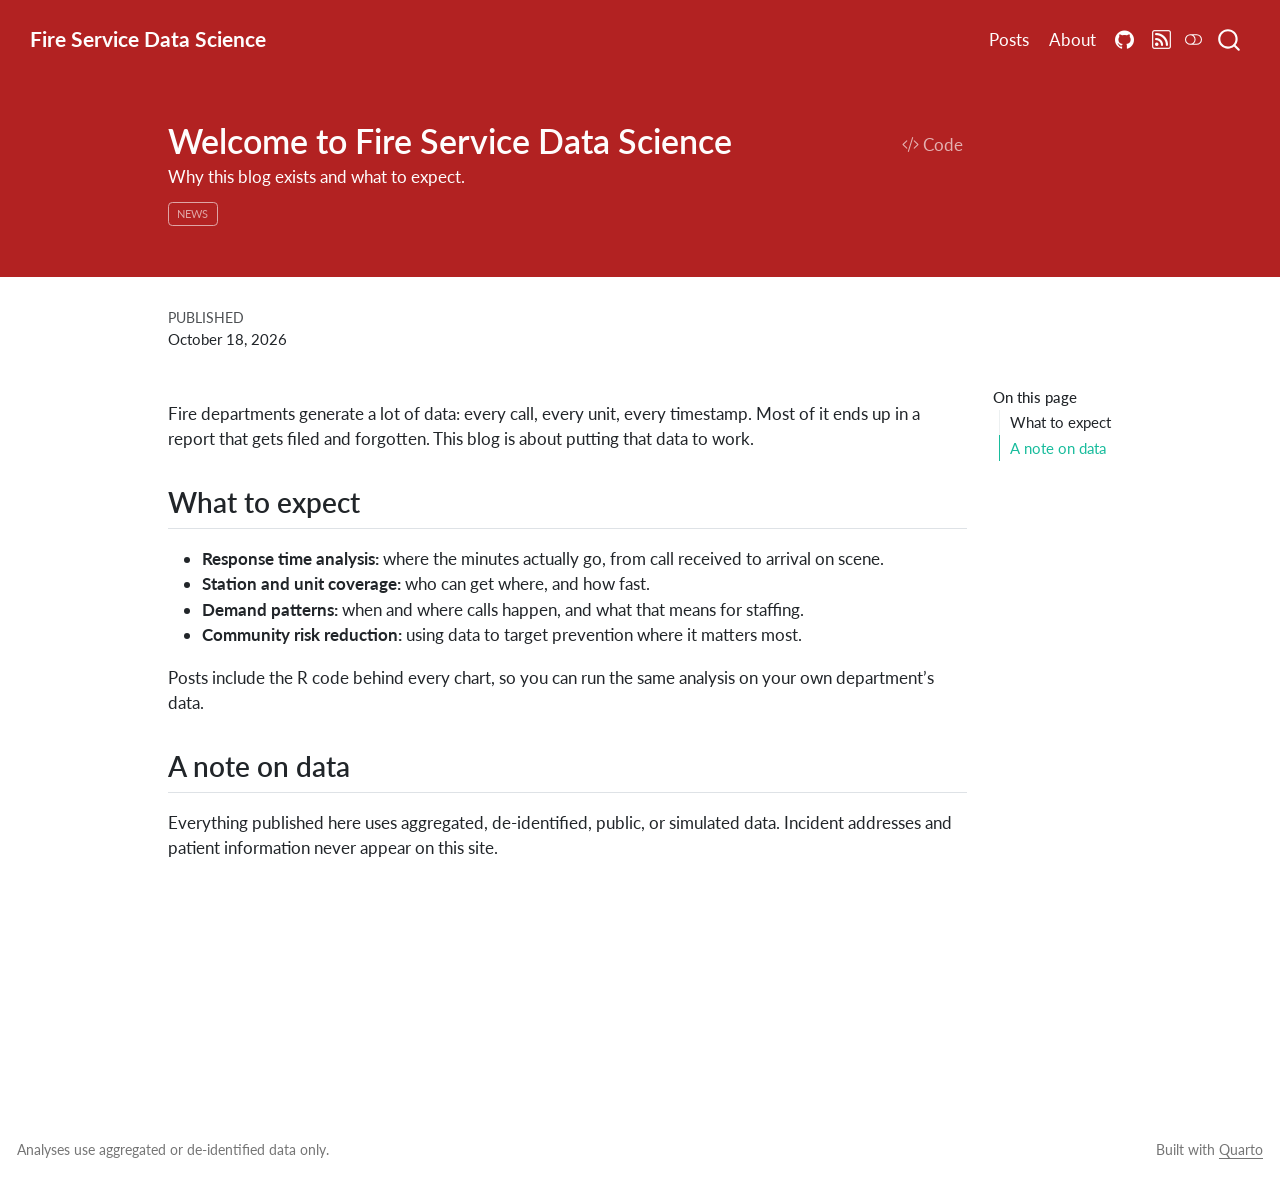
<file: docs/posts/welcome/index.html>
<!DOCTYPE html>
<html xmlns="http://www.w3.org/1999/xhtml" lang="en" xml:lang="en"><head>

<meta charset="utf-8">
<meta name="generator" content="quarto-1.10.19">

<meta name="viewport" content="width=device-width, initial-scale=1.0, user-scalable=yes">

<meta name="dcterms.date" content="2026-10-18">
<meta name="description" content="Why this blog exists and what to expect.">

<title>Welcome to Fire Service Data Science – Fire Service Data Science</title>
<style>
/* Default styles provided by pandoc.
** See https://pandoc.org/MANUAL.html#variables-for-html for config info.
*/
span.smallcaps{font-variant: small-caps;}
div.columns{display: flex; gap: 1.5em;}
div.column{flex: auto;}
@media screen {
div.columns{gap: min(4vw, 1.5em);}
div.column{overflow-x: auto;}
}
div.hanging-indent{margin-left: 1.5em; text-indent: -1.5em;}
ul.task-list{list-style: none;}
ul.task-list li input[type="checkbox"] {
  width: 0.8em;
  margin: 0 0.8em 0.2em -1em; /* quarto-specific, see https://github.com/quarto-dev/quarto-cli/issues/4556 */ 
  vertical-align: middle;
}
/* CSS for syntax highlighting */
html { -webkit-text-size-adjust: 100%; }
pre > code.sourceCode { white-space: pre; position: relative; }
pre > code.sourceCode > span { display: inline-block; line-height: 1.25; }
pre > code.sourceCode > span:empty { height: 1.2em; }
.sourceCode { overflow: visible; }
code.sourceCode > span { color: inherit; text-decoration: inherit; }
div.sourceCode { margin: 1em 0; }
pre.sourceCode { margin: 0; }
@media screen {
div.sourceCode { overflow: auto; }
}
@media print {
pre > code.sourceCode { white-space: pre-wrap; }
pre > code.sourceCode > span { text-indent: -5em; padding-left: 5em; }
}
pre.numberSource code
  { counter-reset: source-line 0; }
pre.numberSource code > span
  { position: relative; left: -4em; counter-increment: source-line; }
pre.numberSource code > span > a:first-child::before
  { content: counter(source-line);
    position: relative; left: -1em; text-align: right; vertical-align: baseline;
    border: none; display: inline-block;
    -webkit-touch-callout: none; -webkit-user-select: none;
    -khtml-user-select: none; -moz-user-select: none;
    -ms-user-select: none; user-select: none;
    padding: 0 4px; width: 4em;
  }
pre.numberSource { margin-left: 3em;  padding-left: 4px; }
div.sourceCode
  {   }
@media screen {
pre > code.sourceCode > span > a:first-child::before { text-decoration: underline; }
}
</style>


<script src="../../site_libs/quarto-nav/quarto-nav.js"></script>
<script src="../../site_libs/quarto-nav/headroom.min.js"></script>
<script src="../../site_libs/clipboard/clipboard.min.js"></script>
<script src="../../site_libs/quarto-search/autocomplete.umd.js"></script>
<script src="../../site_libs/quarto-search/fuse.min.js"></script>
<script src="../../site_libs/quarto-search/quarto-search.js"></script>
<meta name="quarto:offset" content="../../">
<script src="../../site_libs/quarto-html/quarto.js" type="module"></script>
<script src="../../site_libs/quarto-html/tabsets/tabsets.js" type="module"></script>
<script src="../../site_libs/quarto-html/popper.min.js"></script>
<script src="../../site_libs/quarto-html/tippy.umd.min.js"></script>
<script src="../../site_libs/quarto-html/anchor.min.js"></script>
<link href="../../site_libs/quarto-html/tippy.css" rel="stylesheet">
<link href="../../site_libs/quarto-html/quarto-syntax-highlighting-bf27225e3a48a9273f3daa8f8e829971.css" rel="stylesheet" class="quarto-color-scheme" id="quarto-text-highlighting-styles">
<link href="../../site_libs/quarto-html/quarto-syntax-highlighting-dark-b626d73c4c936ccc3cb08be7d45d1df6.css" rel="stylesheet" class="quarto-color-scheme quarto-color-alternate" id="quarto-text-highlighting-styles">
<link href="../../site_libs/quarto-html/quarto-syntax-highlighting-bf27225e3a48a9273f3daa8f8e829971.css" rel="stylesheet" class="quarto-color-scheme-extra" id="quarto-text-highlighting-styles">
<script src="../../site_libs/bootstrap/bootstrap.min.js"></script>
<link href="../../site_libs/bootstrap/bootstrap-icons.css" rel="stylesheet">
<link href="../../site_libs/bootstrap/bootstrap-a46ba95a03a83d0d6b82f3c3cbc35e48.min.css" rel="stylesheet" append-hash="true" class="quarto-color-scheme" id="quarto-bootstrap" data-mode="light">
<link href="../../site_libs/bootstrap/bootstrap-dark-f0c8d686baa967a5a5a699149e1a9b92.min.css" rel="stylesheet" append-hash="true" class="quarto-color-scheme quarto-color-alternate" id="quarto-bootstrap" data-mode="dark">
<link href="../../site_libs/bootstrap/bootstrap-a46ba95a03a83d0d6b82f3c3cbc35e48.min.css" rel="stylesheet" append-hash="true" class="quarto-color-scheme-extra" id="quarto-bootstrap" data-mode="light">
<script id="quarto-search-options" type="application/json">{
  "location": "navbar",
  "copy-button": false,
  "collapse-after": 3,
  "panel-placement": "end",
  "type": "overlay",
  "limit": 50,
  "keyboard-shortcut": [
    "f",
    "/",
    "s"
  ],
  "show-item-context": false,
  "language": {
    "search-no-results-text": "No results",
    "search-matching-documents-text": "matching documents",
    "search-copy-link-title": "Copy link to search",
    "search-hide-matches-text": "Hide additional matches",
    "search-more-match-text": "more match in this document",
    "search-more-matches-text": "more matches in this document",
    "search-clear-button-title": "Clear",
    "search-text-placeholder": "",
    "search-detached-cancel-button-title": "Cancel",
    "search-submit-button-title": "Submit",
    "search-label": "Search"
  }
}</script>


</head>

<body class="nav-fixed quarto-light"><script id="quarto-html-before-body" type="application/javascript">
    const toggleBodyColorMode = (bsSheetEl) => {
      const mode = bsSheetEl.getAttribute("data-mode");
      const bodyEl = window.document.querySelector("body");
      if (mode === "dark") {
        bodyEl.classList.add("quarto-dark");
        bodyEl.classList.remove("quarto-light");
      } else {
        bodyEl.classList.add("quarto-light");
        bodyEl.classList.remove("quarto-dark");
      }
    }
    const toggleBodyColorPrimary = () => {
      const bsSheetEl = window.document.querySelector("link#quarto-bootstrap:not([rel=disabled-stylesheet])");
      if (bsSheetEl) {
        toggleBodyColorMode(bsSheetEl);
      }
    }
    const setColorSchemeToggle = (alternate) => {
      const toggles = window.document.querySelectorAll('.quarto-color-scheme-toggle');
      for (let i=0; i < toggles.length; i++) {
        const toggle = toggles[i];
        if (toggle) {
          if (alternate) {
            toggle.classList.add("alternate");
          } else {
            toggle.classList.remove("alternate");
          }
        }
      }
    };
    const toggleColorMode = (alternate) => {
      // Switch the stylesheets
      const primaryStylesheets = window.document.querySelectorAll('link.quarto-color-scheme:not(.quarto-color-alternate)');
      const alternateStylesheets = window.document.querySelectorAll('link.quarto-color-scheme.quarto-color-alternate');
      manageTransitions('#quarto-margin-sidebar .nav-link', false);
      if (alternate) {
        // note: dark is layered on light, we don't disable primary!
        enableStylesheet(alternateStylesheets);
        for (const sheetNode of alternateStylesheets) {
          if (sheetNode.id === "quarto-bootstrap") {
            toggleBodyColorMode(sheetNode);
          }
        }
      } else {
        disableStylesheet(alternateStylesheets);
        enableStylesheet(primaryStylesheets)
        toggleBodyColorPrimary();
      }
      manageTransitions('#quarto-margin-sidebar .nav-link', true);
      // Switch the toggles
      setColorSchemeToggle(alternate)
      // Hack to workaround the fact that safari doesn't
      // properly recolor the scrollbar when toggling (#1455)
      if (navigator.userAgent.indexOf('Safari') > 0 && navigator.userAgent.indexOf('Chrome') == -1) {
        manageTransitions("body", false);
        window.scrollTo(0, 1);
        setTimeout(() => {
          window.scrollTo(0, 0);
          manageTransitions("body", true);
        }, 40);
      }
    }
    const disableStylesheet = (stylesheets) => {
      for (let i=0; i < stylesheets.length; i++) {
        const stylesheet = stylesheets[i];
        stylesheet.rel = 'disabled-stylesheet';
      }
    }
    const enableStylesheet = (stylesheets) => {
      for (let i=0; i < stylesheets.length; i++) {
        const stylesheet = stylesheets[i];
        if(stylesheet.rel !== 'stylesheet') { // for Chrome, which will still FOUC without this check
          stylesheet.rel = 'stylesheet';
        }
      }
    }
    const manageTransitions = (selector, allowTransitions) => {
      const els = window.document.querySelectorAll(selector);
      for (let i=0; i < els.length; i++) {
        const el = els[i];
        if (allowTransitions) {
          el.classList.remove('notransition');
        } else {
          el.classList.add('notransition');
        }
      }
    }
    const isFileUrl = () => {
      return window.location.protocol === 'file:';
    }
    const hasAlternateSentinel = () => {
      let styleSentinel = getColorSchemeSentinel();
      if (styleSentinel !== null) {
        return styleSentinel === "alternate";
      } else {
        return false;
      }
    }
    const setStyleSentinel = (alternate) => {
      const value = alternate ? "alternate" : "default";
      if (!isFileUrl()) {
        window.localStorage.setItem("quarto-color-scheme", value);
      } else {
        localAlternateSentinel = value;
      }
    }
    const getColorSchemeSentinel = () => {
      if (!isFileUrl()) {
        const storageValue = window.localStorage.getItem("quarto-color-scheme");
        return storageValue != null ? storageValue : localAlternateSentinel;
      } else {
        return localAlternateSentinel;
      }
    }
    const toggleGiscusIfUsed = (isAlternate, darkModeDefault) => {
      const baseTheme = document.querySelector('#giscus-base-theme')?.value ?? 'light';
      const alternateTheme = document.querySelector('#giscus-alt-theme')?.value ?? 'dark';
      let newTheme = '';
      if(authorPrefersDark) {
        newTheme = isAlternate ? baseTheme : alternateTheme;
      } else {
        newTheme = isAlternate ? alternateTheme : baseTheme;
      }
      const changeGiscusTheme = () => {
        // From: https://github.com/giscus/giscus/issues/336
        const sendMessage = (message) => {
          const iframe = document.querySelector('iframe.giscus-frame');
          if (!iframe) return;
          iframe.contentWindow.postMessage({ giscus: message }, 'https://giscus.app');
        }
        sendMessage({
          setConfig: {
            theme: newTheme
          }
        });
      }
      const isGiscussLoaded = window.document.querySelector('iframe.giscus-frame') !== null;
      if (isGiscussLoaded) {
        changeGiscusTheme();
      }
    };
    const authorPrefersDark = false;
    const darkModeDefault = authorPrefersDark;
      document.querySelector('link#quarto-text-highlighting-styles.quarto-color-scheme-extra').rel = 'disabled-stylesheet';
      document.querySelector('link#quarto-bootstrap.quarto-color-scheme-extra').rel = 'disabled-stylesheet';
    let localAlternateSentinel = darkModeDefault ? 'alternate' : 'default';
    // Dark / light mode switch
    window.quartoToggleColorScheme = () => {
      // Read the current dark / light value
      let toAlternate = !hasAlternateSentinel();
      toggleColorMode(toAlternate);
      setStyleSentinel(toAlternate);
      toggleGiscusIfUsed(toAlternate, darkModeDefault);
      window.dispatchEvent(new Event('resize'));
    };
    // Switch to dark mode if need be
    if (hasAlternateSentinel()) {
      toggleColorMode(true);
    } else {
      toggleColorMode(false);
    }
  </script>

<div id="quarto-search-results"></div>
  <header id="quarto-header" class="headroom fixed-top quarto-banner">
    <nav class="navbar navbar-expand-lg " data-bs-theme="dark">
      <div class="navbar-container container-fluid">
      <div class="navbar-brand-container mx-auto">
    <a class="navbar-brand" href="../../index.html">
    <span class="navbar-title">Fire Service Data Science</span>
    </a>
  </div>
            <div id="quarto-search" class="" title="Search"></div>
          <button class="navbar-toggler" type="button" data-bs-toggle="collapse" data-bs-target="#navbarCollapse" aria-controls="navbarCollapse" role="menu" aria-expanded="false" aria-label="Toggle navigation" onclick="if (window.quartoToggleHeadroom) { window.quartoToggleHeadroom(); }">
  <span class="navbar-toggler-icon"></span>
</button>
          <div class="collapse navbar-collapse" id="navbarCollapse">
            <ul class="navbar-nav navbar-nav-scroll ms-auto">
  <li class="nav-item">
    <a class="nav-link" href="../../index.html"> 
<span class="menu-text">Posts</span></a>
  </li>  
  <li class="nav-item">
    <a class="nav-link" href="../../about.html"> 
<span class="menu-text">About</span></a>
  </li>  
  <li class="nav-item compact">
    <a class="nav-link" href="https://github.com/Titofire/fire-data-science-blog"> <i class="bi bi-github" role="img">
</i> 
<span class="menu-text"></span></a>
  </li>  
  <li class="nav-item compact">
    <a class="nav-link" href="../../index.xml"> <i class="bi bi-rss" role="img">
</i> 
<span class="menu-text"></span></a>
  </li>  
</ul>
          </div> <!-- /navcollapse -->
            <div class="quarto-navbar-tools">
  <a href="" class="quarto-color-scheme-toggle quarto-navigation-tool  px-1" onclick="window.quartoToggleColorScheme(); return false;" title="Toggle dark mode"><i class="bi"></i></a>
</div>
      </div> <!-- /container-fluid -->
    </nav>
</header>
<!-- content -->
<header id="title-block-header" class="quarto-title-block default page-columns page-full">
  <div class="quarto-title-banner page-columns page-full">
    <div class="quarto-title column-body">
      <div class="quarto-title-block"><div><h1 class="title">Welcome to Fire Service Data Science</h1><button type="button" class="btn code-tools-button" id="quarto-code-tools-source"><i class="bi"></i> Code</button></div></div>
                  <div>
        <div class="description">
          Why this blog exists and what to expect.
        </div>
      </div>
                          <div class="quarto-categories">
                <div class="quarto-category">news</div>
              </div>
                  </div>
  </div>
    
  
  <div class="quarto-title-meta">

      
      <div>
      <div class="quarto-title-meta-heading">Published</div>
      <div class="quarto-title-meta-contents">
        <p class="date">October 18, 2026</p>
      </div>
    </div>
    
      
    </div>
    
  
  </header><div id="quarto-content" class="quarto-container page-columns page-rows-contents page-layout-article page-navbar">
<!-- sidebar -->
<!-- margin-sidebar -->
    <div id="quarto-margin-sidebar" class="sidebar margin-sidebar">
        <nav id="TOC" role="doc-toc" class="toc-active">
    <h2 id="toc-title">On this page</h2>
   
  <ul>
  <li><a href="#what-to-expect" id="toc-what-to-expect" class="nav-link active" data-scroll-target="#what-to-expect">What to expect</a></li>
  <li><a href="#a-note-on-data" id="toc-a-note-on-data" class="nav-link" data-scroll-target="#a-note-on-data">A note on data</a></li>
  </ul>
</nav>
    </div>
<!-- main -->
<main class="content quarto-banner-title-block" id="quarto-document-content">






<p>Fire departments generate a lot of data: every call, every unit, every timestamp. Most of it ends up in a report that gets filed and forgotten. This blog is about putting that data to work.</p>
<section id="what-to-expect" class="level2">
<h2 class="anchored" data-anchor-id="what-to-expect">What to expect</h2>
<ul>
<li><strong>Response time analysis:</strong> where the minutes actually go, from call received to arrival on scene.</li>
<li><strong>Station and unit coverage:</strong> who can get where, and how fast.</li>
<li><strong>Demand patterns:</strong> when and where calls happen, and what that means for staffing.</li>
<li><strong>Community risk reduction:</strong> using data to target prevention where it matters most.</li>
</ul>
<p>Posts include the R code behind every chart, so you can run the same analysis on your own department’s data.</p>
</section>
<section id="a-note-on-data" class="level2">
<h2 class="anchored" data-anchor-id="a-note-on-data">A note on data</h2>
<p>Everything published here uses aggregated, de-identified, public, or simulated data. Incident addresses and patient information never appear on this site.</p>


<!-- -->

</section>

</main> <!-- /main -->
<script id="quarto-html-after-body" type="application/javascript">
  window.document.addEventListener("DOMContentLoaded", function (event) {
    // Ensure there is a toggle, if there isn't float one in the top right
    if (window.document.querySelector('.quarto-color-scheme-toggle') === null) {
      const a = window.document.createElement('a');
      a.classList.add('top-right');
      a.classList.add('quarto-color-scheme-toggle');
      a.href = "";
      a.onclick = function() { try { window.quartoToggleColorScheme(); } catch {} return false; };
      const i = window.document.createElement("i");
      i.classList.add('bi');
      a.appendChild(i);
      window.document.body.appendChild(a);
    }
    setColorSchemeToggle(hasAlternateSentinel())
    const icon = "";
    const anchorJS = new window.AnchorJS();
    anchorJS.options = {
      placement: 'right',
      icon: icon
    };
    anchorJS.add('.anchored');
    const isCodeAnnotation = (el) => {
      for (const clz of el.classList) {
        if (clz.startsWith('code-annotation-')) {                     
          return true;
        }
      }
      return false;
    }
    const onCopySuccess = function(e) {
      // button target
      const button = e.trigger;
      // don't keep focus
      button.blur();
      // flash "checked"
      button.classList.add('code-copy-button-checked');
      var currentTitle = button.getAttribute("title");
      button.setAttribute("title", "Copied!");
      let tooltip;
      if (window.bootstrap) {
        button.setAttribute("data-bs-toggle", "tooltip");
        button.setAttribute("data-bs-placement", "left");
        button.setAttribute("data-bs-title", "Copied!");
        tooltip = new bootstrap.Tooltip(button, 
          { trigger: "manual", 
            customClass: "code-copy-button-tooltip",
            offset: [0, -8]});
        tooltip.show();    
      }
      setTimeout(function() {
        if (tooltip) {
          tooltip.hide();
          button.removeAttribute("data-bs-title");
          button.removeAttribute("data-bs-toggle");
          button.removeAttribute("data-bs-placement");
        }
        button.setAttribute("title", currentTitle);
        button.classList.remove('code-copy-button-checked');
      }, 1000);
      // clear code selection
      e.clearSelection();
    }
    const getTextToCopy = function(trigger) {
      const outerScaffold = trigger.parentElement.cloneNode(true);
      const codeEl = outerScaffold.querySelector('code');
      for (const childEl of codeEl.children) {
        if (isCodeAnnotation(childEl)) {
          childEl.remove();
        }
      }
      return codeEl.innerText;
    }
    const clipboard = new window.ClipboardJS('.code-copy-button:not([data-in-quarto-modal])', {
      text: getTextToCopy
    });
    clipboard.on('success', onCopySuccess);
    if (window.document.getElementById('quarto-embedded-source-code-modal')) {
      const clipboardModal = new window.ClipboardJS('.code-copy-button[data-in-quarto-modal]', {
        text: getTextToCopy,
        container: window.document.getElementById('quarto-embedded-source-code-modal')
      });
      clipboardModal.on('success', onCopySuccess);
    }
    const viewSource = window.document.getElementById('quarto-view-source') ||
                       window.document.getElementById('quarto-code-tools-source');
    if (viewSource) {
      const sourceUrl = viewSource.getAttribute("data-quarto-source-url");
      viewSource.addEventListener("click", function(e) {
        if (sourceUrl) {
          // rstudio viewer pane
          if (/\bcapabilities=\b/.test(window.location)) {
            window.open(sourceUrl);
          } else {
            window.location.href = sourceUrl;
          }
        } else {
          const modal = new bootstrap.Modal(document.getElementById('quarto-embedded-source-code-modal'));
          modal.show();
        }
        return false;
      });
    }
    function toggleCodeHandler(show) {
      return function(e) {
        const cellDetails = window.document.querySelectorAll(".cell details.code-fold");
        for (let i=0; i<cellDetails.length; i++) {
          const details = cellDetails[i];
          if (show) {
            details.open = true;
          } else {
            details.removeAttribute("open");
          }
        }
        const cellCodeDivs = window.document.querySelectorAll(".cell div.sourceCode.cell-code");
        const fromCls = show ? "hidden" : "unhidden";
        const toCls = show ? "unhidden" : "hidden";
        for (let i=0; i<cellCodeDivs.length; i++) {
          const codeDiv = cellCodeDivs[i];
          if (codeDiv.classList.contains(fromCls)) {
            codeDiv.classList.remove(fromCls);
            codeDiv.classList.add(toCls);
          } 
        }
        return false;
      }
    }
    const hideAllCode = window.document.getElementById("quarto-hide-all-code");
    if (hideAllCode) {
      hideAllCode.addEventListener("click", toggleCodeHandler(false));
    }
    const showAllCode = window.document.getElementById("quarto-show-all-code");
    if (showAllCode) {
      showAllCode.addEventListener("click", toggleCodeHandler(true));
    }
      var localhostRegex = new RegExp(/^(?:http|https):\/\/localhost\:?[0-9]*\//);
      var mailtoRegex = new RegExp(/^mailto:/);
        var filterRegex = new RegExp("https:\/\/titofire\.github\.io\/fire-data-science-blog\/");
      var isInternal = (href) => {
          return filterRegex.test(href) || localhostRegex.test(href) || mailtoRegex.test(href);
      }
      // Inspect non-navigation links and adorn them if external
     var links = window.document.querySelectorAll('a[href]:not(.nav-link):not(.navbar-brand):not(.toc-action):not(.sidebar-link):not(.sidebar-item-toggle):not(.pagination-link):not(.no-external):not([aria-hidden]):not(.dropdown-item):not(.quarto-navigation-tool):not(.about-link)');
      for (var i=0; i<links.length; i++) {
        const link = links[i];
        if (!isInternal(link.href)) {
          // undo the damage that might have been done by quarto-nav.js in the case of
          // links that we want to consider external
          if (link.dataset.originalHref !== undefined) {
            link.href = link.dataset.originalHref;
          }
        }
      }
    function tippyHover(el, contentFn, onTriggerFn, onUntriggerFn) {
      const config = {
        allowHTML: true,
        maxWidth: 500,
        delay: 100,
        arrow: false,
        appendTo: function(el) {
            return el.parentElement;
        },
        interactive: true,
        interactiveBorder: 10,
        theme: 'quarto',
        placement: 'bottom-start',
      };
      if (contentFn) {
        config.content = contentFn;
      }
      if (onTriggerFn) {
        config.onTrigger = onTriggerFn;
      }
      if (onUntriggerFn) {
        config.onUntrigger = onUntriggerFn;
      }
      window.tippy(el, config); 
    }
    const noterefs = window.document.querySelectorAll('a[role="doc-noteref"]');
    for (var i=0; i<noterefs.length; i++) {
      const ref = noterefs[i];
      tippyHover(ref, function() {
        // use id or data attribute instead here
        let href = ref.getAttribute('data-footnote-href') || ref.getAttribute('href');
        try { href = new URL(href).hash; } catch {}
        const id = href.replace(/^#\/?/, "");
        const note = window.document.getElementById(id);
        if (note) {
          return note.innerHTML;
        } else {
          return "";
        }
      });
    }
    const xrefs = window.document.querySelectorAll('a.quarto-xref');
    const processXRef = (id, note) => {
      // Strip column container classes
      const stripColumnClz = (el) => {
        el.classList.remove("page-full", "page-columns");
        if (el.children) {
          for (const child of el.children) {
            stripColumnClz(child);
          }
        }
      }
      stripColumnClz(note)
      if (id === null || id.startsWith('sec-')) {
        // Special case sections, only their first couple elements
        const container = document.createElement("div");
        if (note.children && note.children.length > 2) {
          container.appendChild(note.children[0].cloneNode(true));
          for (let i = 1; i < note.children.length; i++) {
            const child = note.children[i];
            if (child.tagName === "P" && child.innerText === "") {
              continue;
            } else {
              container.appendChild(child.cloneNode(true));
              break;
            }
          }
          if (window.Quarto?.typesetMath) {
            window.Quarto.typesetMath(container);
          }
          return container.innerHTML
        } else {
          if (window.Quarto?.typesetMath) {
            window.Quarto.typesetMath(note);
          }
          return note.innerHTML;
        }
      } else {
        // Remove any anchor links if they are present
        const anchorLink = note.querySelector('a.anchorjs-link');
        if (anchorLink) {
          anchorLink.remove();
        }
        if (window.Quarto?.typesetMath) {
          window.Quarto.typesetMath(note);
        }
        if (note.classList.contains("callout")) {
          return note.outerHTML;
        } else {
          return note.innerHTML;
        }
      }
    }
    for (var i=0; i<xrefs.length; i++) {
      const xref = xrefs[i];
      tippyHover(xref, undefined, function(instance) {
        instance.disable();
        let url = xref.getAttribute('href');
        let hash = undefined; 
        if (url.startsWith('#')) {
          hash = url;
        } else {
          try { hash = new URL(url).hash; } catch {}
        }
        if (hash) {
          const id = hash.replace(/^#\/?/, "");
          const note = window.document.getElementById(id);
          if (note !== null) {
            try {
              const html = processXRef(id, note.cloneNode(true));
              instance.setContent(html);
            } finally {
              instance.enable();
              instance.show();
            }
          } else {
            // See if we can fetch this
            fetch(url.split('#')[0])
            .then(res => res.text())
            .then(html => {
              const parser = new DOMParser();
              const htmlDoc = parser.parseFromString(html, "text/html");
              const note = htmlDoc.getElementById(id);
              if (note !== null) {
                const html = processXRef(id, note);
                instance.setContent(html);
              } 
            }).finally(() => {
              instance.enable();
              instance.show();
            });
          }
        } else {
          // See if we can fetch a full url (with no hash to target)
          // This is a special case and we should probably do some content thinning / targeting
          fetch(url)
          .then(res => res.text())
          .then(html => {
            const parser = new DOMParser();
            const htmlDoc = parser.parseFromString(html, "text/html");
            const note = htmlDoc.querySelector('main.content');
            if (note !== null) {
              // This should only happen for chapter cross references
              // (since there is no id in the URL)
              // remove the first header
              if (note.children.length > 0 && note.children[0].tagName === "HEADER") {
                note.children[0].remove();
              }
              const html = processXRef(null, note);
              instance.setContent(html);
            } 
          }).finally(() => {
            instance.enable();
            instance.show();
          });
        }
      }, function(instance) {
      });
    }
        let selectedAnnoteEl;
        const selectorForAnnotation = ( cell, annotation) => {
          let cellAttr = 'data-code-cell="' + cell + '"';
          let lineAttr = 'data-code-annotation="' +  annotation + '"';
          const selector = 'span[' + cellAttr + '][' + lineAttr + ']';
          return selector;
        }
        const selectCodeLines = (annoteEl) => {
          const doc = window.document;
          const targetCell = annoteEl.getAttribute("data-target-cell");
          const targetAnnotation = annoteEl.getAttribute("data-target-annotation");
          const annoteSpan = window.document.querySelector(selectorForAnnotation(targetCell, targetAnnotation));
          const lines = annoteSpan.getAttribute("data-code-lines").split(",");
          const lineIds = lines.map((line) => {
            return targetCell + "-" + line;
          })
          let top = null;
          let height = null;
          let parent = null;
          if (lineIds.length > 0) {
              //compute the position of the single el (top and bottom and make a div)
              const el = window.document.getElementById(lineIds[0]);
              top = el.offsetTop;
              height = el.offsetHeight;
              parent = el.parentElement.parentElement;
            if (lineIds.length > 1) {
              const lastEl = window.document.getElementById(lineIds[lineIds.length - 1]);
              const bottom = lastEl.offsetTop + lastEl.offsetHeight;
              height = bottom - top;
            }
            if (top !== null && height !== null && parent !== null) {
              // cook up a div (if necessary) and position it 
              let div = window.document.getElementById("code-annotation-line-highlight");
              if (div === null) {
                div = window.document.createElement("div");
                div.setAttribute("id", "code-annotation-line-highlight");
                div.style.position = 'absolute';
                parent.appendChild(div);
              }
              div.style.top = top - 2 + "px";
              div.style.height = height + 4 + "px";
              div.style.left = 0;
              let gutterDiv = window.document.getElementById("code-annotation-line-highlight-gutter");
              if (gutterDiv === null) {
                gutterDiv = window.document.createElement("div");
                gutterDiv.setAttribute("id", "code-annotation-line-highlight-gutter");
                gutterDiv.style.position = 'absolute';
                const codeCell = window.document.getElementById(targetCell);
                const gutter = codeCell.querySelector('.code-annotation-gutter');
                gutter.appendChild(gutterDiv);
              }
              gutterDiv.style.top = top - 2 + "px";
              gutterDiv.style.height = height + 4 + "px";
            }
            selectedAnnoteEl = annoteEl;
          }
        };
        const unselectCodeLines = () => {
          const elementsIds = ["code-annotation-line-highlight", "code-annotation-line-highlight-gutter"];
          elementsIds.forEach((elId) => {
            const div = window.document.getElementById(elId);
            if (div) {
              div.remove();
            }
          });
          selectedAnnoteEl = undefined;
        };
          // Handle positioning of the toggle
      window.addEventListener(
        "resize",
        throttle(() => {
          elRect = undefined;
          if (selectedAnnoteEl) {
            selectCodeLines(selectedAnnoteEl);
          }
        }, 10)
      );
      function throttle(fn, ms) {
      let throttle = false;
      let timer;
        return (...args) => {
          if(!throttle) { // first call gets through
              fn.apply(this, args);
              throttle = true;
          } else { // all the others get throttled
              if(timer) clearTimeout(timer); // cancel #2
              timer = setTimeout(() => {
                fn.apply(this, args);
                timer = throttle = false;
              }, ms);
          }
        };
      }
        // Attach click handler to the DT
        const annoteDls = window.document.querySelectorAll('dt[data-target-cell]');
        for (const annoteDlNode of annoteDls) {
          annoteDlNode.addEventListener('click', (event) => {
            const clickedEl = event.target;
            if (clickedEl !== selectedAnnoteEl) {
              unselectCodeLines();
              const activeEl = window.document.querySelector('dt[data-target-cell].code-annotation-active');
              if (activeEl) {
                activeEl.classList.remove('code-annotation-active');
              }
              selectCodeLines(clickedEl);
              clickedEl.classList.add('code-annotation-active');
            } else {
              // Unselect the line
              unselectCodeLines();
              clickedEl.classList.remove('code-annotation-active');
            }
          });
        }
    const findCites = (el) => {
      const parentEl = el.parentElement;
      if (parentEl) {
        const cites = parentEl.dataset.cites;
        if (cites) {
          return {
            el,
            cites: cites.split(' ')
          };
        } else {
          return findCites(el.parentElement)
        }
      } else {
        return undefined;
      }
    };
    var bibliorefs = window.document.querySelectorAll('a[role="doc-biblioref"]');
    for (var i=0; i<bibliorefs.length; i++) {
      const ref = bibliorefs[i];
      const citeInfo = findCites(ref);
      if (citeInfo) {
        tippyHover(citeInfo.el, function() {
          var popup = window.document.createElement('div');
          citeInfo.cites.forEach(function(cite) {
            var citeDiv = window.document.createElement('div');
            citeDiv.classList.add('hanging-indent');
            citeDiv.classList.add('csl-entry');
            var biblioDiv = window.document.getElementById('ref-' + cite);
            if (biblioDiv) {
              citeDiv.innerHTML = biblioDiv.innerHTML;
            }
            popup.appendChild(citeDiv);
          });
          return popup.innerHTML;
        });
      }
    }
  });
  </script><div class="modal fade" id="quarto-embedded-source-code-modal" tabindex="-1" aria-labelledby="quarto-embedded-source-code-modal-label" aria-hidden="true"><div class="modal-dialog modal-dialog-scrollable"><div class="modal-content"><div class="modal-header"><h5 class="modal-title" id="quarto-embedded-source-code-modal-label">Source Code</h5><button class="btn-close" data-bs-dismiss="modal"></button></div><div class="modal-body"><div class="">
<div class="code-copy-outer-scaffold"><div class="sourceCode" id="cb1" data-shortcodes="false"><pre class="sourceCode markdown code-with-copy"><code class="sourceCode markdown"><span id="cb1-1"><a href="#cb1-1" aria-hidden="true" tabindex="-1"></a><span class="co">---</span></span>
<span id="cb1-2"><a href="#cb1-2" aria-hidden="true" tabindex="-1"></a><span class="an">title:</span><span class="co"> "Welcome to Fire Service Data Science"</span></span>
<span id="cb1-3"><a href="#cb1-3" aria-hidden="true" tabindex="-1"></a><span class="an">date:</span><span class="co"> "2026-10-18"</span></span>
<span id="cb1-4"><a href="#cb1-4" aria-hidden="true" tabindex="-1"></a><span class="an">categories:</span><span class="co"> [news]</span></span>
<span id="cb1-5"><a href="#cb1-5" aria-hidden="true" tabindex="-1"></a><span class="an">description:</span><span class="co"> "Why this blog exists and what to expect."</span></span>
<span id="cb1-6"><a href="#cb1-6" aria-hidden="true" tabindex="-1"></a><span class="co">---</span></span>
<span id="cb1-7"><a href="#cb1-7" aria-hidden="true" tabindex="-1"></a></span>
<span id="cb1-8"><a href="#cb1-8" aria-hidden="true" tabindex="-1"></a>Fire departments generate a lot of data: every call, every unit, every</span>
<span id="cb1-9"><a href="#cb1-9" aria-hidden="true" tabindex="-1"></a>timestamp. Most of it ends up in a report that gets filed and forgotten. This</span>
<span id="cb1-10"><a href="#cb1-10" aria-hidden="true" tabindex="-1"></a>blog is about putting that data to work.</span>
<span id="cb1-11"><a href="#cb1-11" aria-hidden="true" tabindex="-1"></a></span>
<span id="cb1-12"><a href="#cb1-12" aria-hidden="true" tabindex="-1"></a><span class="fu">## What to expect</span></span>
<span id="cb1-13"><a href="#cb1-13" aria-hidden="true" tabindex="-1"></a></span>
<span id="cb1-14"><a href="#cb1-14" aria-hidden="true" tabindex="-1"></a><span class="ss">- </span>**Response time analysis:** where the minutes actually go, from call</span>
<span id="cb1-15"><a href="#cb1-15" aria-hidden="true" tabindex="-1"></a>  received to arrival on scene.</span>
<span id="cb1-16"><a href="#cb1-16" aria-hidden="true" tabindex="-1"></a><span class="ss">- </span>**Station and unit coverage:** who can get where, and how fast.</span>
<span id="cb1-17"><a href="#cb1-17" aria-hidden="true" tabindex="-1"></a><span class="ss">- </span>**Demand patterns:** when and where calls happen, and what that means for</span>
<span id="cb1-18"><a href="#cb1-18" aria-hidden="true" tabindex="-1"></a>  staffing.</span>
<span id="cb1-19"><a href="#cb1-19" aria-hidden="true" tabindex="-1"></a><span class="ss">- </span>**Community risk reduction:** using data to target prevention where it</span>
<span id="cb1-20"><a href="#cb1-20" aria-hidden="true" tabindex="-1"></a>  matters most.</span>
<span id="cb1-21"><a href="#cb1-21" aria-hidden="true" tabindex="-1"></a></span>
<span id="cb1-22"><a href="#cb1-22" aria-hidden="true" tabindex="-1"></a>Posts include the R code behind every chart, so you can run the same analysis</span>
<span id="cb1-23"><a href="#cb1-23" aria-hidden="true" tabindex="-1"></a>on your own department's data.</span>
<span id="cb1-24"><a href="#cb1-24" aria-hidden="true" tabindex="-1"></a></span>
<span id="cb1-25"><a href="#cb1-25" aria-hidden="true" tabindex="-1"></a><span class="fu">## A note on data</span></span>
<span id="cb1-26"><a href="#cb1-26" aria-hidden="true" tabindex="-1"></a></span>
<span id="cb1-27"><a href="#cb1-27" aria-hidden="true" tabindex="-1"></a>Everything published here uses aggregated, de-identified, public, or simulated</span>
<span id="cb1-28"><a href="#cb1-28" aria-hidden="true" tabindex="-1"></a>data. Incident addresses and patient information never appear on this site.</span></code></pre></div><button title="Copy to Clipboard" class="code-copy-button" data-in-quarto-modal=""><i class="bi"></i></button></div>
</div></div></div></div></div>
</div> <!-- /content -->
<footer class="footer">
  <div class="nav-footer">
    <div class="nav-footer-left">
<p>Analyses use aggregated or de-identified data only.</p>
</div>   
    <div class="nav-footer-center">
      &nbsp;
    </div>
    <div class="nav-footer-right">
<p>Built with <a href="https://quarto.org/">Quarto</a></p>
</div>
  </div>
</footer>




</body></html>
</file>
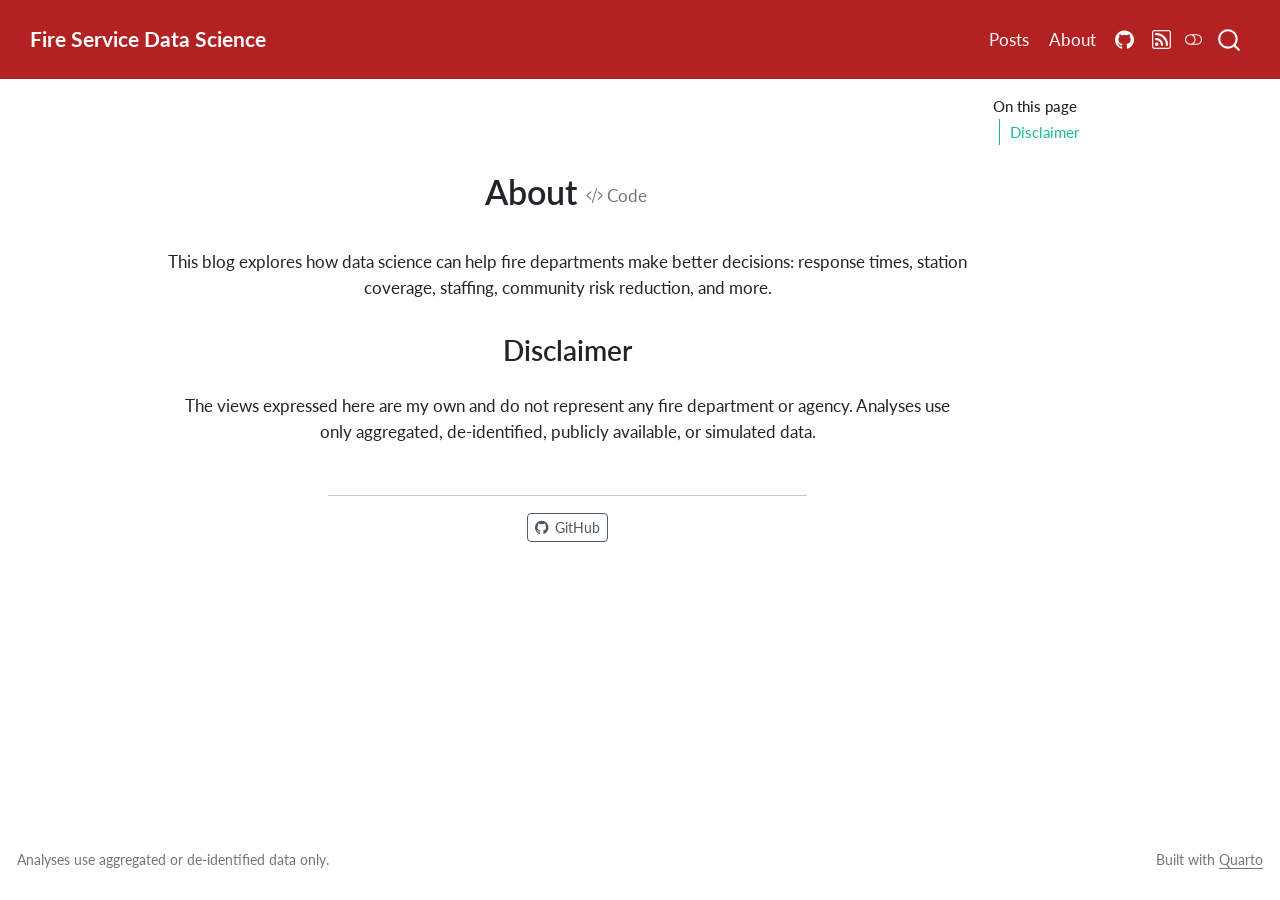
<file: docs/about.html>
<!DOCTYPE html>
<html xmlns="http://www.w3.org/1999/xhtml" lang="en" xml:lang="en"><head>

<meta charset="utf-8">
<meta name="generator" content="quarto-1.10.19">

<meta name="viewport" content="width=device-width, initial-scale=1.0, user-scalable=yes">


<title>About – Fire Service Data Science</title>
<style>
/* Default styles provided by pandoc.
** See https://pandoc.org/MANUAL.html#variables-for-html for config info.
*/
span.smallcaps{font-variant: small-caps;}
div.columns{display: flex; gap: 1.5em;}
div.column{flex: auto;}
@media screen {
div.columns{gap: min(4vw, 1.5em);}
div.column{overflow-x: auto;}
}
div.hanging-indent{margin-left: 1.5em; text-indent: -1.5em;}
ul.task-list{list-style: none;}
ul.task-list li input[type="checkbox"] {
  width: 0.8em;
  margin: 0 0.8em 0.2em -1em; /* quarto-specific, see https://github.com/quarto-dev/quarto-cli/issues/4556 */ 
  vertical-align: middle;
}
/* CSS for syntax highlighting */
html { -webkit-text-size-adjust: 100%; }
pre > code.sourceCode { white-space: pre; position: relative; }
pre > code.sourceCode > span { display: inline-block; line-height: 1.25; }
pre > code.sourceCode > span:empty { height: 1.2em; }
.sourceCode { overflow: visible; }
code.sourceCode > span { color: inherit; text-decoration: inherit; }
div.sourceCode { margin: 1em 0; }
pre.sourceCode { margin: 0; }
@media screen {
div.sourceCode { overflow: auto; }
}
@media print {
pre > code.sourceCode { white-space: pre-wrap; }
pre > code.sourceCode > span { text-indent: -5em; padding-left: 5em; }
}
pre.numberSource code
  { counter-reset: source-line 0; }
pre.numberSource code > span
  { position: relative; left: -4em; counter-increment: source-line; }
pre.numberSource code > span > a:first-child::before
  { content: counter(source-line);
    position: relative; left: -1em; text-align: right; vertical-align: baseline;
    border: none; display: inline-block;
    -webkit-touch-callout: none; -webkit-user-select: none;
    -khtml-user-select: none; -moz-user-select: none;
    -ms-user-select: none; user-select: none;
    padding: 0 4px; width: 4em;
  }
pre.numberSource { margin-left: 3em;  padding-left: 4px; }
div.sourceCode
  {   }
@media screen {
pre > code.sourceCode > span > a:first-child::before { text-decoration: underline; }
}
</style>


<script src="site_libs/quarto-nav/quarto-nav.js"></script>
<script src="site_libs/quarto-nav/headroom.min.js"></script>
<script src="site_libs/clipboard/clipboard.min.js"></script>
<script src="site_libs/quarto-search/autocomplete.umd.js"></script>
<script src="site_libs/quarto-search/fuse.min.js"></script>
<script src="site_libs/quarto-search/quarto-search.js"></script>
<meta name="quarto:offset" content="./">
<script src="site_libs/quarto-html/quarto.js" type="module"></script>
<script src="site_libs/quarto-html/tabsets/tabsets.js" type="module"></script>
<script src="site_libs/quarto-html/popper.min.js"></script>
<script src="site_libs/quarto-html/tippy.umd.min.js"></script>
<link href="site_libs/quarto-html/tippy.css" rel="stylesheet">
<link href="site_libs/quarto-html/quarto-syntax-highlighting-bf27225e3a48a9273f3daa8f8e829971.css" rel="stylesheet" class="quarto-color-scheme" id="quarto-text-highlighting-styles">
<link href="site_libs/quarto-html/quarto-syntax-highlighting-dark-b626d73c4c936ccc3cb08be7d45d1df6.css" rel="stylesheet" class="quarto-color-scheme quarto-color-alternate" id="quarto-text-highlighting-styles">
<link href="site_libs/quarto-html/quarto-syntax-highlighting-bf27225e3a48a9273f3daa8f8e829971.css" rel="stylesheet" class="quarto-color-scheme-extra" id="quarto-text-highlighting-styles">
<script src="site_libs/bootstrap/bootstrap.min.js"></script>
<link href="site_libs/bootstrap/bootstrap-icons.css" rel="stylesheet">
<link href="site_libs/bootstrap/bootstrap-a46ba95a03a83d0d6b82f3c3cbc35e48.min.css" rel="stylesheet" append-hash="true" class="quarto-color-scheme" id="quarto-bootstrap" data-mode="light">
<link href="site_libs/bootstrap/bootstrap-dark-f0c8d686baa967a5a5a699149e1a9b92.min.css" rel="stylesheet" append-hash="true" class="quarto-color-scheme quarto-color-alternate" id="quarto-bootstrap" data-mode="dark">
<link href="site_libs/bootstrap/bootstrap-a46ba95a03a83d0d6b82f3c3cbc35e48.min.css" rel="stylesheet" append-hash="true" class="quarto-color-scheme-extra" id="quarto-bootstrap" data-mode="light">
<script id="quarto-search-options" type="application/json">{
  "location": "navbar",
  "copy-button": false,
  "collapse-after": 3,
  "panel-placement": "end",
  "type": "overlay",
  "limit": 50,
  "keyboard-shortcut": [
    "f",
    "/",
    "s"
  ],
  "show-item-context": false,
  "language": {
    "search-no-results-text": "No results",
    "search-matching-documents-text": "matching documents",
    "search-copy-link-title": "Copy link to search",
    "search-hide-matches-text": "Hide additional matches",
    "search-more-match-text": "more match in this document",
    "search-more-matches-text": "more matches in this document",
    "search-clear-button-title": "Clear",
    "search-text-placeholder": "",
    "search-detached-cancel-button-title": "Cancel",
    "search-submit-button-title": "Submit",
    "search-label": "Search"
  }
}</script>


</head>

<body class="nav-fixed quarto-light"><script id="quarto-html-before-body" type="application/javascript">
    const toggleBodyColorMode = (bsSheetEl) => {
      const mode = bsSheetEl.getAttribute("data-mode");
      const bodyEl = window.document.querySelector("body");
      if (mode === "dark") {
        bodyEl.classList.add("quarto-dark");
        bodyEl.classList.remove("quarto-light");
      } else {
        bodyEl.classList.add("quarto-light");
        bodyEl.classList.remove("quarto-dark");
      }
    }
    const toggleBodyColorPrimary = () => {
      const bsSheetEl = window.document.querySelector("link#quarto-bootstrap:not([rel=disabled-stylesheet])");
      if (bsSheetEl) {
        toggleBodyColorMode(bsSheetEl);
      }
    }
    const setColorSchemeToggle = (alternate) => {
      const toggles = window.document.querySelectorAll('.quarto-color-scheme-toggle');
      for (let i=0; i < toggles.length; i++) {
        const toggle = toggles[i];
        if (toggle) {
          if (alternate) {
            toggle.classList.add("alternate");
          } else {
            toggle.classList.remove("alternate");
          }
        }
      }
    };
    const toggleColorMode = (alternate) => {
      // Switch the stylesheets
      const primaryStylesheets = window.document.querySelectorAll('link.quarto-color-scheme:not(.quarto-color-alternate)');
      const alternateStylesheets = window.document.querySelectorAll('link.quarto-color-scheme.quarto-color-alternate');
      manageTransitions('#quarto-margin-sidebar .nav-link', false);
      if (alternate) {
        // note: dark is layered on light, we don't disable primary!
        enableStylesheet(alternateStylesheets);
        for (const sheetNode of alternateStylesheets) {
          if (sheetNode.id === "quarto-bootstrap") {
            toggleBodyColorMode(sheetNode);
          }
        }
      } else {
        disableStylesheet(alternateStylesheets);
        enableStylesheet(primaryStylesheets)
        toggleBodyColorPrimary();
      }
      manageTransitions('#quarto-margin-sidebar .nav-link', true);
      // Switch the toggles
      setColorSchemeToggle(alternate)
      // Hack to workaround the fact that safari doesn't
      // properly recolor the scrollbar when toggling (#1455)
      if (navigator.userAgent.indexOf('Safari') > 0 && navigator.userAgent.indexOf('Chrome') == -1) {
        manageTransitions("body", false);
        window.scrollTo(0, 1);
        setTimeout(() => {
          window.scrollTo(0, 0);
          manageTransitions("body", true);
        }, 40);
      }
    }
    const disableStylesheet = (stylesheets) => {
      for (let i=0; i < stylesheets.length; i++) {
        const stylesheet = stylesheets[i];
        stylesheet.rel = 'disabled-stylesheet';
      }
    }
    const enableStylesheet = (stylesheets) => {
      for (let i=0; i < stylesheets.length; i++) {
        const stylesheet = stylesheets[i];
        if(stylesheet.rel !== 'stylesheet') { // for Chrome, which will still FOUC without this check
          stylesheet.rel = 'stylesheet';
        }
      }
    }
    const manageTransitions = (selector, allowTransitions) => {
      const els = window.document.querySelectorAll(selector);
      for (let i=0; i < els.length; i++) {
        const el = els[i];
        if (allowTransitions) {
          el.classList.remove('notransition');
        } else {
          el.classList.add('notransition');
        }
      }
    }
    const isFileUrl = () => {
      return window.location.protocol === 'file:';
    }
    const hasAlternateSentinel = () => {
      let styleSentinel = getColorSchemeSentinel();
      if (styleSentinel !== null) {
        return styleSentinel === "alternate";
      } else {
        return false;
      }
    }
    const setStyleSentinel = (alternate) => {
      const value = alternate ? "alternate" : "default";
      if (!isFileUrl()) {
        window.localStorage.setItem("quarto-color-scheme", value);
      } else {
        localAlternateSentinel = value;
      }
    }
    const getColorSchemeSentinel = () => {
      if (!isFileUrl()) {
        const storageValue = window.localStorage.getItem("quarto-color-scheme");
        return storageValue != null ? storageValue : localAlternateSentinel;
      } else {
        return localAlternateSentinel;
      }
    }
    const toggleGiscusIfUsed = (isAlternate, darkModeDefault) => {
      const baseTheme = document.querySelector('#giscus-base-theme')?.value ?? 'light';
      const alternateTheme = document.querySelector('#giscus-alt-theme')?.value ?? 'dark';
      let newTheme = '';
      if(authorPrefersDark) {
        newTheme = isAlternate ? baseTheme : alternateTheme;
      } else {
        newTheme = isAlternate ? alternateTheme : baseTheme;
      }
      const changeGiscusTheme = () => {
        // From: https://github.com/giscus/giscus/issues/336
        const sendMessage = (message) => {
          const iframe = document.querySelector('iframe.giscus-frame');
          if (!iframe) return;
          iframe.contentWindow.postMessage({ giscus: message }, 'https://giscus.app');
        }
        sendMessage({
          setConfig: {
            theme: newTheme
          }
        });
      }
      const isGiscussLoaded = window.document.querySelector('iframe.giscus-frame') !== null;
      if (isGiscussLoaded) {
        changeGiscusTheme();
      }
    };
    const authorPrefersDark = false;
    const darkModeDefault = authorPrefersDark;
      document.querySelector('link#quarto-text-highlighting-styles.quarto-color-scheme-extra').rel = 'disabled-stylesheet';
      document.querySelector('link#quarto-bootstrap.quarto-color-scheme-extra').rel = 'disabled-stylesheet';
    let localAlternateSentinel = darkModeDefault ? 'alternate' : 'default';
    // Dark / light mode switch
    window.quartoToggleColorScheme = () => {
      // Read the current dark / light value
      let toAlternate = !hasAlternateSentinel();
      toggleColorMode(toAlternate);
      setStyleSentinel(toAlternate);
      toggleGiscusIfUsed(toAlternate, darkModeDefault);
      window.dispatchEvent(new Event('resize'));
    };
    // Switch to dark mode if need be
    if (hasAlternateSentinel()) {
      toggleColorMode(true);
    } else {
      toggleColorMode(false);
    }
  </script>

<div id="quarto-search-results"></div>
  <header id="quarto-header" class="headroom fixed-top">
    <nav class="navbar navbar-expand-lg " data-bs-theme="dark">
      <div class="navbar-container container-fluid">
      <div class="navbar-brand-container mx-auto">
    <a class="navbar-brand" href="./index.html">
    <span class="navbar-title">Fire Service Data Science</span>
    </a>
  </div>
            <div id="quarto-search" class="" title="Search"></div>
          <button class="navbar-toggler" type="button" data-bs-toggle="collapse" data-bs-target="#navbarCollapse" aria-controls="navbarCollapse" role="menu" aria-expanded="false" aria-label="Toggle navigation" onclick="if (window.quartoToggleHeadroom) { window.quartoToggleHeadroom(); }">
  <span class="navbar-toggler-icon"></span>
</button>
          <div class="collapse navbar-collapse" id="navbarCollapse">
            <ul class="navbar-nav navbar-nav-scroll ms-auto">
  <li class="nav-item">
    <a class="nav-link" href="./index.html"> 
<span class="menu-text">Posts</span></a>
  </li>  
  <li class="nav-item">
    <a class="nav-link active" href="./about.html" aria-current="page"> 
<span class="menu-text">About</span></a>
  </li>  
  <li class="nav-item compact">
    <a class="nav-link" href="https://github.com/Titofire/fire-data-science-blog"> <i class="bi bi-github" role="img">
</i> 
<span class="menu-text"></span></a>
  </li>  
  <li class="nav-item compact">
    <a class="nav-link" href="./index.xml"> <i class="bi bi-rss" role="img">
</i> 
<span class="menu-text"></span></a>
  </li>  
</ul>
          </div> <!-- /navcollapse -->
            <div class="quarto-navbar-tools">
  <a href="" class="quarto-color-scheme-toggle quarto-navigation-tool  px-1" onclick="window.quartoToggleColorScheme(); return false;" title="Toggle dark mode"><i class="bi"></i></a>
</div>
      </div> <!-- /container-fluid -->
    </nav>
</header>
<!-- content -->
<div id="quarto-content" class="quarto-container page-columns page-rows-contents page-layout-article page-navbar">
<!-- sidebar -->
<!-- margin-sidebar -->
    <div id="quarto-margin-sidebar" class="sidebar margin-sidebar">
        <nav id="TOC" role="doc-toc" class="toc-active">
    <h2 id="toc-title">On this page</h2>
  <ul>
  <li><a href="#disclaimer" id="toc-disclaimer" class="nav-link active" data-scroll-target="#disclaimer">Disclaimer</a></li>
  </ul>
</nav>
    </div>
<!-- main -->
<div class="quarto-about-jolla">
 <header id="title-block-header" class="quarto-title-block default">
<div class="quarto-title">
<div class="quarto-title-block"><div><h1 class="title">About</h1><button type="button" class="btn code-tools-button" id="quarto-code-tools-source"><i class="bi"></i> Code</button></div></div>
</div>
<div class="quarto-title-meta">
  </div>
</header><main class="content" id="quarto-document-content">


<p>This blog explores how data science can help fire departments make better decisions: response times, station coverage, staffing, community risk reduction, and more.</p>
<!-- TODO: add a short bio: your role, your department or region, and why
you started this blog. -->
<section id="disclaimer" class="level2">
<h2 data-anchor-id="disclaimer">Disclaimer</h2>
<p>The views expressed here are my own and do not represent any fire department or agency. Analyses use only aggregated, de-identified, publicly available, or simulated data.</p>


<!-- -->
</section>
</main> 
  <hr class="about-sep">
   <div class="about-links">
  <a href="https://github.com/Titofire" class="about-link" rel="" target="">
    <i class="bi bi-github"></i>
     <span class="about-link-text">GitHub</span>
  </a>
</div>
</div>
 <!-- /main -->
<script id="quarto-html-after-body" type="application/javascript">
  window.document.addEventListener("DOMContentLoaded", function (event) {
    // Ensure there is a toggle, if there isn't float one in the top right
    if (window.document.querySelector('.quarto-color-scheme-toggle') === null) {
      const a = window.document.createElement('a');
      a.classList.add('top-right');
      a.classList.add('quarto-color-scheme-toggle');
      a.href = "";
      a.onclick = function() { try { window.quartoToggleColorScheme(); } catch {} return false; };
      const i = window.document.createElement("i");
      i.classList.add('bi');
      a.appendChild(i);
      window.document.body.appendChild(a);
    }
    setColorSchemeToggle(hasAlternateSentinel())
    const isCodeAnnotation = (el) => {
      for (const clz of el.classList) {
        if (clz.startsWith('code-annotation-')) {                     
          return true;
        }
      }
      return false;
    }
    const onCopySuccess = function(e) {
      // button target
      const button = e.trigger;
      // don't keep focus
      button.blur();
      // flash "checked"
      button.classList.add('code-copy-button-checked');
      var currentTitle = button.getAttribute("title");
      button.setAttribute("title", "Copied!");
      let tooltip;
      if (window.bootstrap) {
        button.setAttribute("data-bs-toggle", "tooltip");
        button.setAttribute("data-bs-placement", "left");
        button.setAttribute("data-bs-title", "Copied!");
        tooltip = new bootstrap.Tooltip(button, 
          { trigger: "manual", 
            customClass: "code-copy-button-tooltip",
            offset: [0, -8]});
        tooltip.show();    
      }
      setTimeout(function() {
        if (tooltip) {
          tooltip.hide();
          button.removeAttribute("data-bs-title");
          button.removeAttribute("data-bs-toggle");
          button.removeAttribute("data-bs-placement");
        }
        button.setAttribute("title", currentTitle);
        button.classList.remove('code-copy-button-checked');
      }, 1000);
      // clear code selection
      e.clearSelection();
    }
    const getTextToCopy = function(trigger) {
      const outerScaffold = trigger.parentElement.cloneNode(true);
      const codeEl = outerScaffold.querySelector('code');
      for (const childEl of codeEl.children) {
        if (isCodeAnnotation(childEl)) {
          childEl.remove();
        }
      }
      return codeEl.innerText;
    }
    const clipboard = new window.ClipboardJS('.code-copy-button:not([data-in-quarto-modal])', {
      text: getTextToCopy
    });
    clipboard.on('success', onCopySuccess);
    if (window.document.getElementById('quarto-embedded-source-code-modal')) {
      const clipboardModal = new window.ClipboardJS('.code-copy-button[data-in-quarto-modal]', {
        text: getTextToCopy,
        container: window.document.getElementById('quarto-embedded-source-code-modal')
      });
      clipboardModal.on('success', onCopySuccess);
    }
    const viewSource = window.document.getElementById('quarto-view-source') ||
                       window.document.getElementById('quarto-code-tools-source');
    if (viewSource) {
      const sourceUrl = viewSource.getAttribute("data-quarto-source-url");
      viewSource.addEventListener("click", function(e) {
        if (sourceUrl) {
          // rstudio viewer pane
          if (/\bcapabilities=\b/.test(window.location)) {
            window.open(sourceUrl);
          } else {
            window.location.href = sourceUrl;
          }
        } else {
          const modal = new bootstrap.Modal(document.getElementById('quarto-embedded-source-code-modal'));
          modal.show();
        }
        return false;
      });
    }
    function toggleCodeHandler(show) {
      return function(e) {
        const cellDetails = window.document.querySelectorAll(".cell details.code-fold");
        for (let i=0; i<cellDetails.length; i++) {
          const details = cellDetails[i];
          if (show) {
            details.open = true;
          } else {
            details.removeAttribute("open");
          }
        }
        const cellCodeDivs = window.document.querySelectorAll(".cell div.sourceCode.cell-code");
        const fromCls = show ? "hidden" : "unhidden";
        const toCls = show ? "unhidden" : "hidden";
        for (let i=0; i<cellCodeDivs.length; i++) {
          const codeDiv = cellCodeDivs[i];
          if (codeDiv.classList.contains(fromCls)) {
            codeDiv.classList.remove(fromCls);
            codeDiv.classList.add(toCls);
          } 
        }
        return false;
      }
    }
    const hideAllCode = window.document.getElementById("quarto-hide-all-code");
    if (hideAllCode) {
      hideAllCode.addEventListener("click", toggleCodeHandler(false));
    }
    const showAllCode = window.document.getElementById("quarto-show-all-code");
    if (showAllCode) {
      showAllCode.addEventListener("click", toggleCodeHandler(true));
    }
      var localhostRegex = new RegExp(/^(?:http|https):\/\/localhost\:?[0-9]*\//);
      var mailtoRegex = new RegExp(/^mailto:/);
        var filterRegex = new RegExp("https:\/\/titofire\.github\.io\/fire-data-science-blog\/");
      var isInternal = (href) => {
          return filterRegex.test(href) || localhostRegex.test(href) || mailtoRegex.test(href);
      }
      // Inspect non-navigation links and adorn them if external
     var links = window.document.querySelectorAll('a[href]:not(.nav-link):not(.navbar-brand):not(.toc-action):not(.sidebar-link):not(.sidebar-item-toggle):not(.pagination-link):not(.no-external):not([aria-hidden]):not(.dropdown-item):not(.quarto-navigation-tool):not(.about-link)');
      for (var i=0; i<links.length; i++) {
        const link = links[i];
        if (!isInternal(link.href)) {
          // undo the damage that might have been done by quarto-nav.js in the case of
          // links that we want to consider external
          if (link.dataset.originalHref !== undefined) {
            link.href = link.dataset.originalHref;
          }
        }
      }
    function tippyHover(el, contentFn, onTriggerFn, onUntriggerFn) {
      const config = {
        allowHTML: true,
        maxWidth: 500,
        delay: 100,
        arrow: false,
        appendTo: function(el) {
            return el.parentElement;
        },
        interactive: true,
        interactiveBorder: 10,
        theme: 'quarto',
        placement: 'bottom-start',
      };
      if (contentFn) {
        config.content = contentFn;
      }
      if (onTriggerFn) {
        config.onTrigger = onTriggerFn;
      }
      if (onUntriggerFn) {
        config.onUntrigger = onUntriggerFn;
      }
      window.tippy(el, config); 
    }
    const noterefs = window.document.querySelectorAll('a[role="doc-noteref"]');
    for (var i=0; i<noterefs.length; i++) {
      const ref = noterefs[i];
      tippyHover(ref, function() {
        // use id or data attribute instead here
        let href = ref.getAttribute('data-footnote-href') || ref.getAttribute('href');
        try { href = new URL(href).hash; } catch {}
        const id = href.replace(/^#\/?/, "");
        const note = window.document.getElementById(id);
        if (note) {
          return note.innerHTML;
        } else {
          return "";
        }
      });
    }
    const xrefs = window.document.querySelectorAll('a.quarto-xref');
    const processXRef = (id, note) => {
      // Strip column container classes
      const stripColumnClz = (el) => {
        el.classList.remove("page-full", "page-columns");
        if (el.children) {
          for (const child of el.children) {
            stripColumnClz(child);
          }
        }
      }
      stripColumnClz(note)
      if (id === null || id.startsWith('sec-')) {
        // Special case sections, only their first couple elements
        const container = document.createElement("div");
        if (note.children && note.children.length > 2) {
          container.appendChild(note.children[0].cloneNode(true));
          for (let i = 1; i < note.children.length; i++) {
            const child = note.children[i];
            if (child.tagName === "P" && child.innerText === "") {
              continue;
            } else {
              container.appendChild(child.cloneNode(true));
              break;
            }
          }
          if (window.Quarto?.typesetMath) {
            window.Quarto.typesetMath(container);
          }
          return container.innerHTML
        } else {
          if (window.Quarto?.typesetMath) {
            window.Quarto.typesetMath(note);
          }
          return note.innerHTML;
        }
      } else {
        // Remove any anchor links if they are present
        const anchorLink = note.querySelector('a.anchorjs-link');
        if (anchorLink) {
          anchorLink.remove();
        }
        if (window.Quarto?.typesetMath) {
          window.Quarto.typesetMath(note);
        }
        if (note.classList.contains("callout")) {
          return note.outerHTML;
        } else {
          return note.innerHTML;
        }
      }
    }
    for (var i=0; i<xrefs.length; i++) {
      const xref = xrefs[i];
      tippyHover(xref, undefined, function(instance) {
        instance.disable();
        let url = xref.getAttribute('href');
        let hash = undefined; 
        if (url.startsWith('#')) {
          hash = url;
        } else {
          try { hash = new URL(url).hash; } catch {}
        }
        if (hash) {
          const id = hash.replace(/^#\/?/, "");
          const note = window.document.getElementById(id);
          if (note !== null) {
            try {
              const html = processXRef(id, note.cloneNode(true));
              instance.setContent(html);
            } finally {
              instance.enable();
              instance.show();
            }
          } else {
            // See if we can fetch this
            fetch(url.split('#')[0])
            .then(res => res.text())
            .then(html => {
              const parser = new DOMParser();
              const htmlDoc = parser.parseFromString(html, "text/html");
              const note = htmlDoc.getElementById(id);
              if (note !== null) {
                const html = processXRef(id, note);
                instance.setContent(html);
              } 
            }).finally(() => {
              instance.enable();
              instance.show();
            });
          }
        } else {
          // See if we can fetch a full url (with no hash to target)
          // This is a special case and we should probably do some content thinning / targeting
          fetch(url)
          .then(res => res.text())
          .then(html => {
            const parser = new DOMParser();
            const htmlDoc = parser.parseFromString(html, "text/html");
            const note = htmlDoc.querySelector('main.content');
            if (note !== null) {
              // This should only happen for chapter cross references
              // (since there is no id in the URL)
              // remove the first header
              if (note.children.length > 0 && note.children[0].tagName === "HEADER") {
                note.children[0].remove();
              }
              const html = processXRef(null, note);
              instance.setContent(html);
            } 
          }).finally(() => {
            instance.enable();
            instance.show();
          });
        }
      }, function(instance) {
      });
    }
        let selectedAnnoteEl;
        const selectorForAnnotation = ( cell, annotation) => {
          let cellAttr = 'data-code-cell="' + cell + '"';
          let lineAttr = 'data-code-annotation="' +  annotation + '"';
          const selector = 'span[' + cellAttr + '][' + lineAttr + ']';
          return selector;
        }
        const selectCodeLines = (annoteEl) => {
          const doc = window.document;
          const targetCell = annoteEl.getAttribute("data-target-cell");
          const targetAnnotation = annoteEl.getAttribute("data-target-annotation");
          const annoteSpan = window.document.querySelector(selectorForAnnotation(targetCell, targetAnnotation));
          const lines = annoteSpan.getAttribute("data-code-lines").split(",");
          const lineIds = lines.map((line) => {
            return targetCell + "-" + line;
          })
          let top = null;
          let height = null;
          let parent = null;
          if (lineIds.length > 0) {
              //compute the position of the single el (top and bottom and make a div)
              const el = window.document.getElementById(lineIds[0]);
              top = el.offsetTop;
              height = el.offsetHeight;
              parent = el.parentElement.parentElement;
            if (lineIds.length > 1) {
              const lastEl = window.document.getElementById(lineIds[lineIds.length - 1]);
              const bottom = lastEl.offsetTop + lastEl.offsetHeight;
              height = bottom - top;
            }
            if (top !== null && height !== null && parent !== null) {
              // cook up a div (if necessary) and position it 
              let div = window.document.getElementById("code-annotation-line-highlight");
              if (div === null) {
                div = window.document.createElement("div");
                div.setAttribute("id", "code-annotation-line-highlight");
                div.style.position = 'absolute';
                parent.appendChild(div);
              }
              div.style.top = top - 2 + "px";
              div.style.height = height + 4 + "px";
              div.style.left = 0;
              let gutterDiv = window.document.getElementById("code-annotation-line-highlight-gutter");
              if (gutterDiv === null) {
                gutterDiv = window.document.createElement("div");
                gutterDiv.setAttribute("id", "code-annotation-line-highlight-gutter");
                gutterDiv.style.position = 'absolute';
                const codeCell = window.document.getElementById(targetCell);
                const gutter = codeCell.querySelector('.code-annotation-gutter');
                gutter.appendChild(gutterDiv);
              }
              gutterDiv.style.top = top - 2 + "px";
              gutterDiv.style.height = height + 4 + "px";
            }
            selectedAnnoteEl = annoteEl;
          }
        };
        const unselectCodeLines = () => {
          const elementsIds = ["code-annotation-line-highlight", "code-annotation-line-highlight-gutter"];
          elementsIds.forEach((elId) => {
            const div = window.document.getElementById(elId);
            if (div) {
              div.remove();
            }
          });
          selectedAnnoteEl = undefined;
        };
          // Handle positioning of the toggle
      window.addEventListener(
        "resize",
        throttle(() => {
          elRect = undefined;
          if (selectedAnnoteEl) {
            selectCodeLines(selectedAnnoteEl);
          }
        }, 10)
      );
      function throttle(fn, ms) {
      let throttle = false;
      let timer;
        return (...args) => {
          if(!throttle) { // first call gets through
              fn.apply(this, args);
              throttle = true;
          } else { // all the others get throttled
              if(timer) clearTimeout(timer); // cancel #2
              timer = setTimeout(() => {
                fn.apply(this, args);
                timer = throttle = false;
              }, ms);
          }
        };
      }
        // Attach click handler to the DT
        const annoteDls = window.document.querySelectorAll('dt[data-target-cell]');
        for (const annoteDlNode of annoteDls) {
          annoteDlNode.addEventListener('click', (event) => {
            const clickedEl = event.target;
            if (clickedEl !== selectedAnnoteEl) {
              unselectCodeLines();
              const activeEl = window.document.querySelector('dt[data-target-cell].code-annotation-active');
              if (activeEl) {
                activeEl.classList.remove('code-annotation-active');
              }
              selectCodeLines(clickedEl);
              clickedEl.classList.add('code-annotation-active');
            } else {
              // Unselect the line
              unselectCodeLines();
              clickedEl.classList.remove('code-annotation-active');
            }
          });
        }
    const findCites = (el) => {
      const parentEl = el.parentElement;
      if (parentEl) {
        const cites = parentEl.dataset.cites;
        if (cites) {
          return {
            el,
            cites: cites.split(' ')
          };
        } else {
          return findCites(el.parentElement)
        }
      } else {
        return undefined;
      }
    };
    var bibliorefs = window.document.querySelectorAll('a[role="doc-biblioref"]');
    for (var i=0; i<bibliorefs.length; i++) {
      const ref = bibliorefs[i];
      const citeInfo = findCites(ref);
      if (citeInfo) {
        tippyHover(citeInfo.el, function() {
          var popup = window.document.createElement('div');
          citeInfo.cites.forEach(function(cite) {
            var citeDiv = window.document.createElement('div');
            citeDiv.classList.add('hanging-indent');
            citeDiv.classList.add('csl-entry');
            var biblioDiv = window.document.getElementById('ref-' + cite);
            if (biblioDiv) {
              citeDiv.innerHTML = biblioDiv.innerHTML;
            }
            popup.appendChild(citeDiv);
          });
          return popup.innerHTML;
        });
      }
    }
  });
  </script><div class="modal fade" id="quarto-embedded-source-code-modal" tabindex="-1" aria-labelledby="quarto-embedded-source-code-modal-label" aria-hidden="true"><div class="modal-dialog modal-dialog-scrollable"><div class="modal-content"><div class="modal-header"><h5 class="modal-title" id="quarto-embedded-source-code-modal-label">Source Code</h5><button class="btn-close" data-bs-dismiss="modal"></button></div><div class="modal-body"><div class="">
<div class="code-copy-outer-scaffold"><div class="sourceCode" id="cb1" data-shortcodes="false"><pre class="sourceCode markdown code-with-copy"><code class="sourceCode markdown"><span id="cb1-1"><a href="#cb1-1" aria-hidden="true" tabindex="-1"></a><span class="co">---</span></span>
<span id="cb1-2"><a href="#cb1-2" aria-hidden="true" tabindex="-1"></a><span class="an">title:</span><span class="co"> "About"</span></span>
<span id="cb1-3"><a href="#cb1-3" aria-hidden="true" tabindex="-1"></a><span class="an">about:</span></span>
<span id="cb1-4"><a href="#cb1-4" aria-hidden="true" tabindex="-1"></a><span class="co">  template: jolla</span></span>
<span id="cb1-5"><a href="#cb1-5" aria-hidden="true" tabindex="-1"></a><span class="co">  links:</span></span>
<span id="cb1-6"><a href="#cb1-6" aria-hidden="true" tabindex="-1"></a><span class="co">    - icon: github</span></span>
<span id="cb1-7"><a href="#cb1-7" aria-hidden="true" tabindex="-1"></a><span class="co">      text: GitHub</span></span>
<span id="cb1-8"><a href="#cb1-8" aria-hidden="true" tabindex="-1"></a><span class="co">      href: https://github.com/Titofire</span></span>
<span id="cb1-9"><a href="#cb1-9" aria-hidden="true" tabindex="-1"></a><span class="co">---</span></span>
<span id="cb1-10"><a href="#cb1-10" aria-hidden="true" tabindex="-1"></a></span>
<span id="cb1-11"><a href="#cb1-11" aria-hidden="true" tabindex="-1"></a>This blog explores how data science can help fire departments make better</span>
<span id="cb1-12"><a href="#cb1-12" aria-hidden="true" tabindex="-1"></a>decisions: response times, station coverage, staffing, community risk</span>
<span id="cb1-13"><a href="#cb1-13" aria-hidden="true" tabindex="-1"></a>reduction, and more.</span>
<span id="cb1-14"><a href="#cb1-14" aria-hidden="true" tabindex="-1"></a></span>
<span id="cb1-15"><a href="#cb1-15" aria-hidden="true" tabindex="-1"></a><span class="co">&lt;!-- </span><span class="al">TODO</span><span class="co">: add a short bio: your role, your department or region, and why</span></span>
<span id="cb1-16"><a href="#cb1-16" aria-hidden="true" tabindex="-1"></a><span class="co">you started this blog. --&gt;</span></span>
<span id="cb1-17"><a href="#cb1-17" aria-hidden="true" tabindex="-1"></a></span>
<span id="cb1-18"><a href="#cb1-18" aria-hidden="true" tabindex="-1"></a><span class="fu">## Disclaimer</span></span>
<span id="cb1-19"><a href="#cb1-19" aria-hidden="true" tabindex="-1"></a></span>
<span id="cb1-20"><a href="#cb1-20" aria-hidden="true" tabindex="-1"></a>The views expressed here are my own and do not represent any fire department</span>
<span id="cb1-21"><a href="#cb1-21" aria-hidden="true" tabindex="-1"></a>or agency. Analyses use only aggregated, de-identified, publicly available, or</span>
<span id="cb1-22"><a href="#cb1-22" aria-hidden="true" tabindex="-1"></a>simulated data.</span></code></pre></div><button title="Copy to Clipboard" class="code-copy-button" data-in-quarto-modal=""><i class="bi"></i></button></div>
</div></div></div></div></div>
</div> <!-- /content -->
<footer class="footer">
  <div class="nav-footer">
    <div class="nav-footer-left">
<p>Analyses use aggregated or de-identified data only.</p>
</div>   
    <div class="nav-footer-center">
      &nbsp;
    </div>
    <div class="nav-footer-right">
<p>Built with <a href="https://quarto.org/">Quarto</a></p>
</div>
  </div>
</footer>




</body></html>
</file>
<file: docs/site_libs/quarto-html/tippy.css>
.tippy-box[data-animation=fade][data-state=hidden]{opacity:0}[data-tippy-root]{max-width:calc(100vw - 10px)}.tippy-box{position:relative;background-color:#333;color:#fff;border-radius:4px;font-size:14px;line-height:1.4;white-space:normal;outline:0;transition-property:transform,visibility,opacity}.tippy-box[data-placement^=top]>.tippy-arrow{bottom:0}.tippy-box[data-placement^=top]>.tippy-arrow:before{bottom:-7px;left:0;border-width:8px 8px 0;border-top-color:initial;transform-origin:center top}.tippy-box[data-placement^=bottom]>.tippy-arrow{top:0}.tippy-box[data-placement^=bottom]>.tippy-arrow:before{top:-7px;left:0;border-width:0 8px 8px;border-bottom-color:initial;transform-origin:center bottom}.tippy-box[data-placement^=left]>.tippy-arrow{right:0}.tippy-box[data-placement^=left]>.tippy-arrow:before{border-width:8px 0 8px 8px;border-left-color:initial;right:-7px;transform-origin:center left}.tippy-box[data-placement^=right]>.tippy-arrow{left:0}.tippy-box[data-placement^=right]>.tippy-arrow:before{left:-7px;border-width:8px 8px 8px 0;border-right-color:initial;transform-origin:center right}.tippy-box[data-inertia][data-state=visible]{transition-timing-function:cubic-bezier(.54,1.5,.38,1.11)}.tippy-arrow{width:16px;height:16px;color:#333}.tippy-arrow:before{content:"";position:absolute;border-color:transparent;border-style:solid}.tippy-content{position:relative;padding:5px 9px;z-index:1}
</file>
<file: docs/site_libs/quarto-html/quarto-syntax-highlighting-bf27225e3a48a9273f3daa8f8e829971.css>
/* quarto syntax highlight colors */
:root {
  --quarto-hl-ot-color: #003B4F;
  --quarto-hl-at-color: #657422;
  --quarto-hl-ss-color: #20794D;
  --quarto-hl-an-color: #5E5E5E;
  --quarto-hl-fu-color: #4758AB;
  --quarto-hl-st-color: #20794D;
  --quarto-hl-cf-color: #003B4F;
  --quarto-hl-op-color: #5E5E5E;
  --quarto-hl-er-color: #AD0000;
  --quarto-hl-bn-color: #AD0000;
  --quarto-hl-al-color: #AD0000;
  --quarto-hl-va-color: #111111;
  --quarto-hl-bu-color: inherit;
  --quarto-hl-ex-color: inherit;
  --quarto-hl-pp-color: #AD0000;
  --quarto-hl-in-color: #5E5E5E;
  --quarto-hl-vs-color: #20794D;
  --quarto-hl-wa-color: #5E5E5E;
  --quarto-hl-do-color: #5E5E5E;
  --quarto-hl-im-color: #00769E;
  --quarto-hl-ch-color: #20794D;
  --quarto-hl-dt-color: #AD0000;
  --quarto-hl-fl-color: #AD0000;
  --quarto-hl-co-color: #5E5E5E;
  --quarto-hl-cv-color: #5E5E5E;
  --quarto-hl-cn-color: #8f5902;
  --quarto-hl-sc-color: #5E5E5E;
  --quarto-hl-dv-color: #AD0000;
  --quarto-hl-kw-color: #003B4F;
}

/* other quarto variables */
:root {
  --quarto-font-monospace: SFMono-Regular, Menlo, Monaco, Consolas, "Liberation Mono", "Courier New", monospace;
}

/* syntax highlight based on Pandoc's rules */
pre > code.sourceCode > span {
  color: #003B4F;
}

code.sourceCode > span {
  color: #003B4F;
}

div.sourceCode,
div.sourceCode pre.sourceCode {
  color: #003B4F;
}

/* Normal */
code span {
  color: #003B4F;
}

/* Alert */
code span.al {
  color: #AD0000;
  font-style: inherit;
}

/* Annotation */
code span.an {
  color: #5E5E5E;
  font-style: inherit;
}

/* Attribute */
code span.at {
  color: #657422;
  font-style: inherit;
}

/* BaseN */
code span.bn {
  color: #AD0000;
  font-style: inherit;
}

/* BuiltIn */
code span.bu {
  font-style: inherit;
}

/* ControlFlow */
code span.cf {
  color: #003B4F;
  font-weight: bold;
  font-style: inherit;
}

/* Char */
code span.ch {
  color: #20794D;
  font-style: inherit;
}

/* Constant */
code span.cn {
  color: #8f5902;
  font-style: inherit;
}

/* Comment */
code span.co {
  color: #5E5E5E;
  font-style: inherit;
}

/* CommentVar */
code span.cv {
  color: #5E5E5E;
  font-style: italic;
}

/* Documentation */
code span.do {
  color: #5E5E5E;
  font-style: italic;
}

/* DataType */
code span.dt {
  color: #AD0000;
  font-style: inherit;
}

/* DecVal */
code span.dv {
  color: #AD0000;
  font-style: inherit;
}

/* Error */
code span.er {
  color: #AD0000;
  font-style: inherit;
}

/* Extension */
code span.ex {
  font-style: inherit;
}

/* Float */
code span.fl {
  color: #AD0000;
  font-style: inherit;
}

/* Function */
code span.fu {
  color: #4758AB;
  font-style: inherit;
}

/* Import */
code span.im {
  color: #00769E;
  font-style: inherit;
}

/* Information */
code span.in {
  color: #5E5E5E;
  font-style: inherit;
}

/* Keyword */
code span.kw {
  color: #003B4F;
  font-weight: bold;
  font-style: inherit;
}

/* Operator */
code span.op {
  color: #5E5E5E;
  font-style: inherit;
}

/* Other */
code span.ot {
  color: #003B4F;
  font-style: inherit;
}

/* Preprocessor */
code span.pp {
  color: #AD0000;
  font-style: inherit;
}

/* SpecialChar */
code span.sc {
  color: #5E5E5E;
  font-style: inherit;
}

/* SpecialString */
code span.ss {
  color: #20794D;
  font-style: inherit;
}

/* String */
code span.st {
  color: #20794D;
  font-style: inherit;
}

/* Variable */
code span.va {
  color: #111111;
  font-style: inherit;
}

/* VerbatimString */
code span.vs {
  color: #20794D;
  font-style: inherit;
}

/* Warning */
code span.wa {
  color: #5E5E5E;
  font-style: italic;
}

.prevent-inlining {
  content: "</";
}

/*# sourceMappingURL=8be38f48d34c45af72792cbd699585e7.css.map */
</file>
<file: docs/site_libs/quarto-html/quarto-syntax-highlighting-dark-b626d73c4c936ccc3cb08be7d45d1df6.css>
/* quarto syntax highlight colors */
:root {
  --quarto-hl-al-color: #f07178;
  --quarto-hl-an-color: #d4d0ab;
  --quarto-hl-at-color: #00e0e0;
  --quarto-hl-bn-color: #d4d0ab;
  --quarto-hl-bu-color: #abe338;
  --quarto-hl-ch-color: #abe338;
  --quarto-hl-co-color: #f8f8f2;
  --quarto-hl-cv-color: #ffd700;
  --quarto-hl-cn-color: #ffd700;
  --quarto-hl-cf-color: #ffa07a;
  --quarto-hl-dt-color: #ffa07a;
  --quarto-hl-dv-color: #d4d0ab;
  --quarto-hl-do-color: #f8f8f2;
  --quarto-hl-er-color: #f07178;
  --quarto-hl-ex-color: #00e0e0;
  --quarto-hl-fl-color: #d4d0ab;
  --quarto-hl-fu-color: #ffa07a;
  --quarto-hl-im-color: #abe338;
  --quarto-hl-in-color: #d4d0ab;
  --quarto-hl-kw-color: #ffa07a;
  --quarto-hl-op-color: #ffa07a;
  --quarto-hl-ot-color: #00e0e0;
  --quarto-hl-pp-color: #dcc6e0;
  --quarto-hl-re-color: #00e0e0;
  --quarto-hl-sc-color: #abe338;
  --quarto-hl-ss-color: #abe338;
  --quarto-hl-st-color: #abe338;
  --quarto-hl-va-color: #00e0e0;
  --quarto-hl-vs-color: #abe338;
  --quarto-hl-wa-color: #dcc6e0;
}

/* other quarto variables */
:root {
  --quarto-font-monospace: SFMono-Regular, Menlo, Monaco, Consolas, "Liberation Mono", "Courier New", monospace;
}

/* syntax highlight based on Pandoc's rules */
pre > code.sourceCode > span {
  color: #f8f8f2;
}

code.sourceCode > span {
  color: #f8f8f2;
}

div.sourceCode,
div.sourceCode pre.sourceCode {
  color: #f8f8f2;
}

/* Normal */
code span {
  color: #f8f8f2;
}

/* Alert */
code span.al {
  color: #f07178;
}

/* Annotation */
code span.an {
  color: #d4d0ab;
}

/* Attribute */
code span.at {
  color: #00e0e0;
}

/* BaseN */
code span.bn {
  color: #d4d0ab;
}

/* BuiltIn */
code span.bu {
  color: #abe338;
}

/* ControlFlow */
code span.cf {
  font-weight: bold;
  color: #ffa07a;
}

/* Char */
code span.ch {
  color: #abe338;
}

/* Constant */
code span.cn {
  color: #ffd700;
}

/* Comment */
code span.co {
  font-style: italic;
  color: #f8f8f2;
}

/* CommentVar */
code span.cv {
  color: #ffd700;
}

/* Documentation */
code span.do {
  color: #f8f8f2;
}

/* DataType */
code span.dt {
  color: #ffa07a;
}

/* DecVal */
code span.dv {
  color: #d4d0ab;
}

/* Error */
code span.er {
  color: #f07178;
  text-decoration: underline;
}

/* Extension */
code span.ex {
  font-weight: bold;
  color: #00e0e0;
}

/* Float */
code span.fl {
  color: #d4d0ab;
}

/* Function */
code span.fu {
  color: #ffa07a;
}

/* Import */
code span.im {
  color: #abe338;
}

/* Information */
code span.in {
  color: #d4d0ab;
}

/* Keyword */
code span.kw {
  font-weight: bold;
  color: #ffa07a;
}

/* Operator */
code span.op {
  color: #ffa07a;
}

/* Other */
code span.ot {
  color: #00e0e0;
}

/* Preprocessor */
code span.pp {
  color: #dcc6e0;
}

/* RegionMarker */
code span.re {
  background-color: #f8f8f2;
  color: #00e0e0;
}

/* SpecialChar */
code span.sc {
  color: #abe338;
}

/* SpecialString */
code span.ss {
  color: #abe338;
}

/* String */
code span.st {
  color: #abe338;
}

/* Variable */
code span.va {
  color: #00e0e0;
}

/* VerbatimString */
code span.vs {
  color: #abe338;
}

/* Warning */
code span.wa {
  color: #dcc6e0;
}

.prevent-inlining {
  content: "</";
}

/*# sourceMappingURL=a269c63e8167c3ae395728e86feb0848.css.map */
</file>
